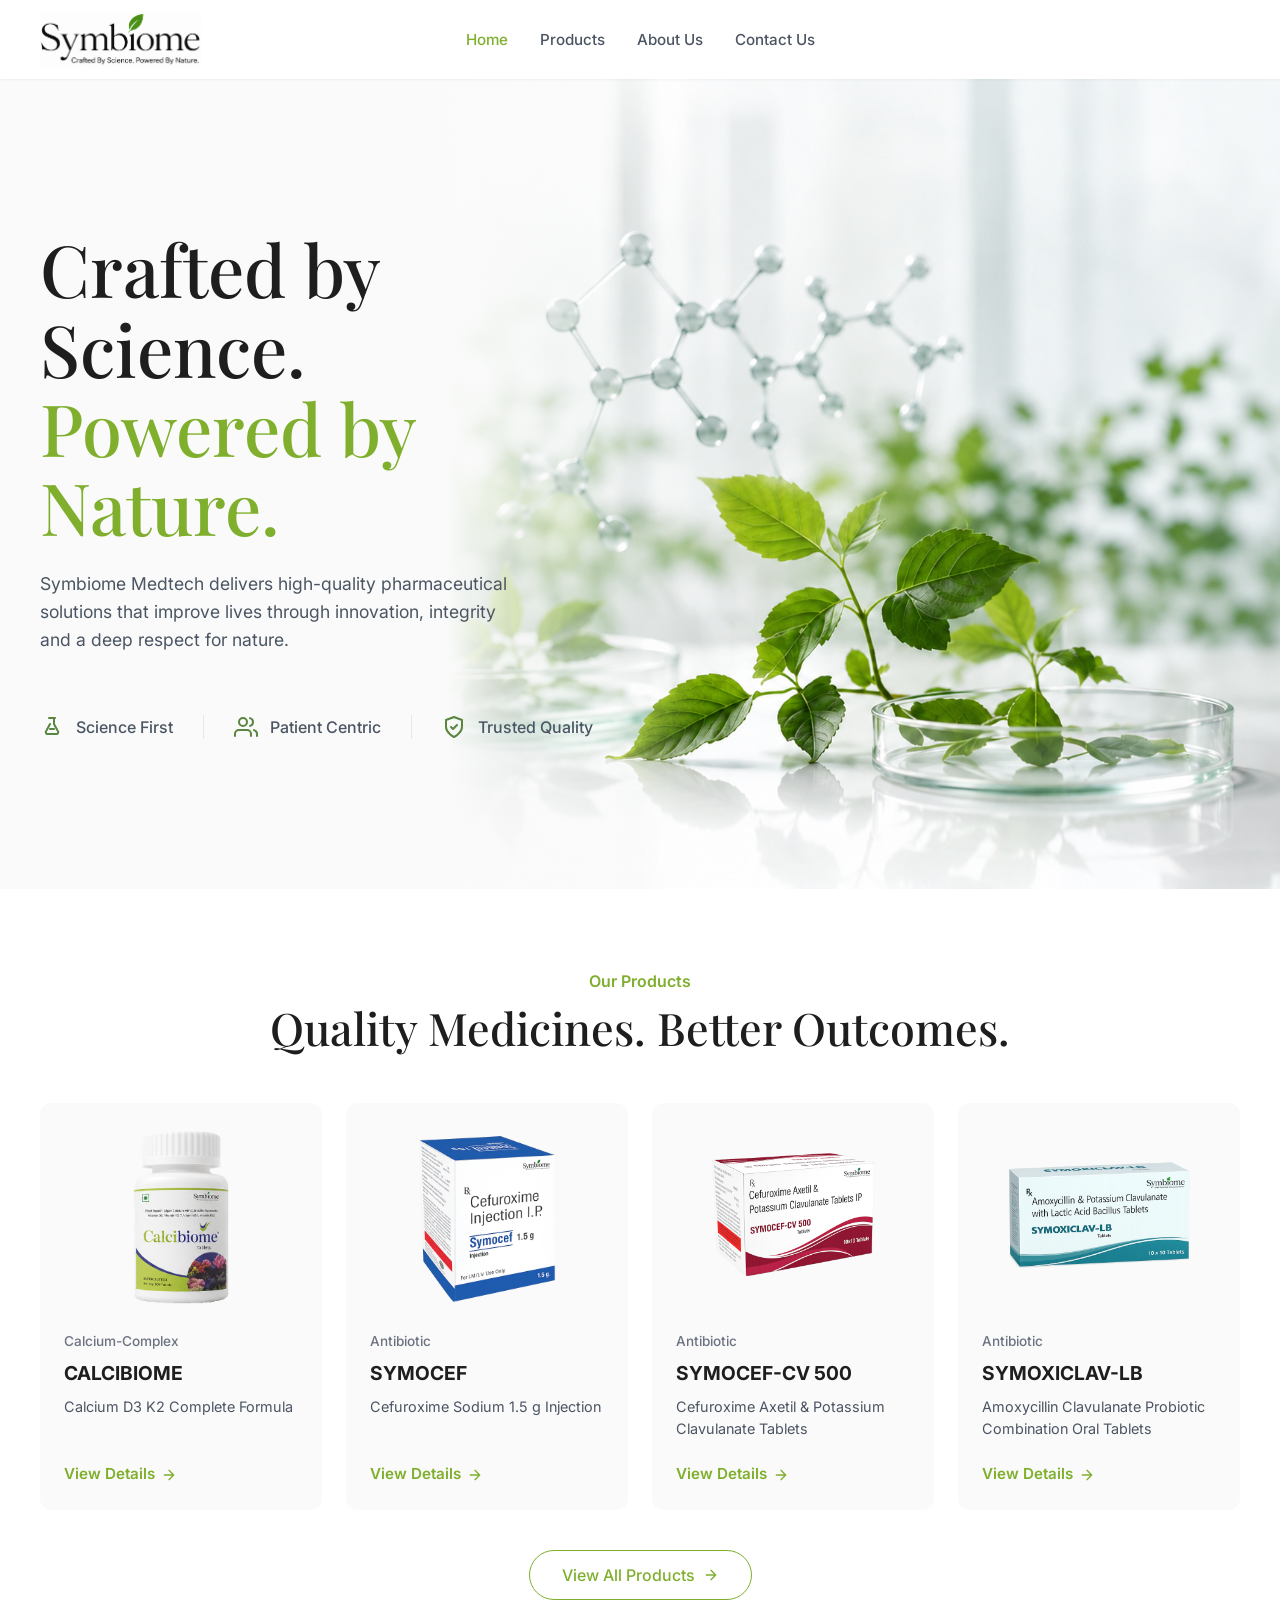
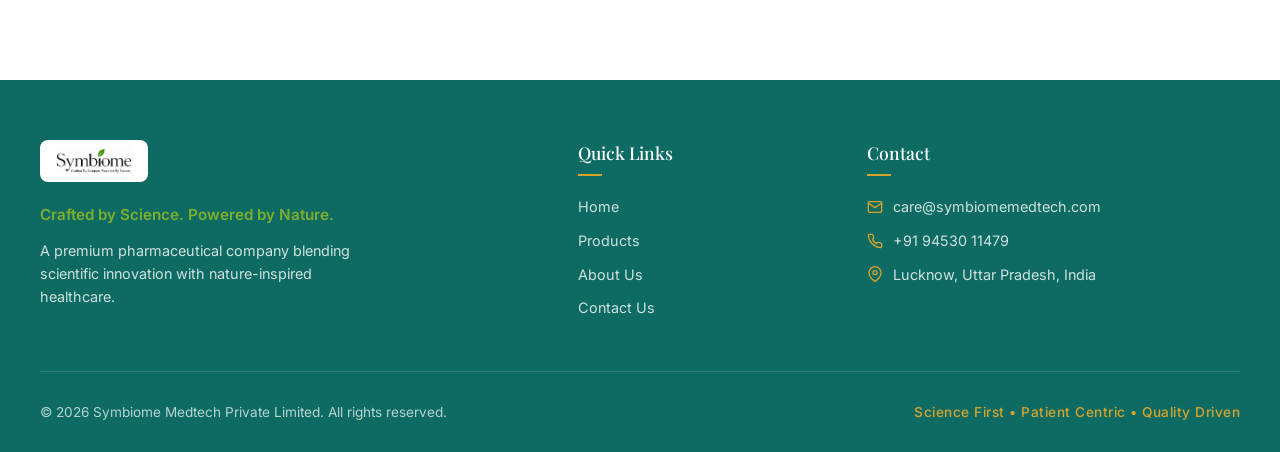
<file: index.html>
<!DOCTYPE html>
<html lang="en">

<head>
    <meta charset="UTF-8">
    <meta name="viewport" content="width=device-width, initial-scale=1.0">
    <title>Symbiome Medtech | Crafted by Science. Powered by Nature. | Pharmaceutical Solutions</title>
    <meta name="description" content="Symbiome Medtech delivers premium pharmaceutical and medtech solutions in India. Blending scientific innovation with nature to develop trusted antibiotics, calcium complexes, and fertility care kits.">
    <meta name="keywords" content="Symbiome Medtech, pharmaceutical company India, medtech solutions, fertility care kit, IUI kit, Endometrial PRP Kit, Calcibiome, Symocef, Symoxiclav-LB, Lucknow pharma, Mumbai pharma">
    <meta name="author" content="Symbiome Medtech Private Limited">
    <meta name="robots" content="index, follow, max-snippet:-1, max-image-preview:large, max-video-preview:-1">
    <link rel="canonical" href="https://symbiomemedtech.com/">
    <meta name="theme-color" content="#0E6B63">

    <!-- Favicon & Touch Icons -->
    <link rel="icon" type="image/png" href="images/logo.png">
    <link rel="apple-touch-icon" href="images/logo.png">

    <!-- Geo Tags for Local SEO -->
    <meta name="geo.region" content="IN-UP">
    <meta name="geo.placename" content="Lucknow, Uttar Pradesh, India">

    <!-- Open Graph (Facebook / LinkedIn) -->
    <meta property="og:locale" content="en_IN">
    <meta property="og:type" content="website">
    <meta property="og:title" content="Symbiome Medtech | Crafted by Science. Powered by Nature.">
    <meta property="og:description" content="Symbiome Medtech delivers high-quality pharmaceutical and medtech solutions in India. Innovative medicines and fertility care kits.">
    <meta property="og:url" content="https://symbiomemedtech.com/">
    <meta property="og:site_name" content="Symbiome Medtech">
    <meta property="og:image" content="https://symbiomemedtech.com/images/home-hero.png">
    <meta property="og:image:alt" content="Symbiome Medtech - Crafted by Science. Powered by Nature.">

    <!-- Twitter Cards -->
    <meta name="twitter:card" content="summary_large_image">
    <meta name="twitter:title" content="Symbiome Medtech | Crafted by Science. Powered by Nature.">
    <meta name="twitter:description" content="Delivering high-quality pharmaceutical and medtech solutions with scientific innovation and integrity.">
    <meta name="twitter:image" content="https://symbiomemedtech.com/images/home-hero.png">

    <!-- Fonts & Stylesheet -->
    <link rel="preconnect" href="https://fonts.googleapis.com">
    <link rel="preconnect" href="https://fonts.gstatic.com" crossorigin>
    <link
        href="https://fonts.googleapis.com/css2?family=Inter:wght@400;500;600&family=Playfair+Display:wght@400;500;600;700&display=swap"
        rel="stylesheet">
    <link rel="stylesheet" href="styles.css?v=3">

    <!-- Schema.org JSON-LD Structured Data for Google Rich Results -->
    <script type="application/ld+json">
    {
      "@context": "https://schema.org",
      "@graph": [
        {
          "@type": "MedicalOrganization",
          "@id": "https://symbiomemedtech.com/#organization",
          "name": "Symbiome Medtech Private Limited",
          "alternateName": "Symbiome Medtech",
          "url": "https://symbiomemedtech.com/",
          "logo": {
            "@type": "ImageObject",
            "url": "https://symbiomemedtech.com/images/logo.png"
          },
          "slogan": "Crafted by Science. Powered by Nature.",
          "description": "A premium pharmaceutical company blending scientific innovation with nature-inspired healthcare, producing antibiotics, analgesics, calcium formulas, and fertility care kits.",
          "email": "care@symbiomemedtech.com",
          "telephone": "+91-94530-11479",
          "taxID": "09ABPCS2878H1ZL",
          "address": [
            {
              "@type": "PostalAddress",
              "addressLocality": "Lucknow",
              "addressRegion": "Uttar Pradesh",
              "postalCode": "226012",
              "streetAddress": "A-57 (F.F) Annapurna Complex, Phase-2, Sector H, LDA Colony, Kanpur Road",
              "addressCountry": "IN"
            },
            {
              "@type": "PostalAddress",
              "addressLocality": "Mumbai",
              "addressRegion": "Maharashtra",
              "postalCode": "400101",
              "streetAddress": "Floor No. A/403, Gokul Galaxy, Thakur Complex, W.E. Highway, Kandivali (East)",
              "addressCountry": "IN"
            }
          ],
          "contactPoint": {
            "@type": "ContactPoint",
            "telephone": "+91-94530-11479",
            "contactType": "customer service",
            "email": "care@symbiomemedtech.com",
            "areaServed": "IN",
            "availableLanguage": ["en", "hi"]
          }
        },
        {
          "@type": "WebSite",
          "@id": "https://symbiomemedtech.com/#website",
          "url": "https://symbiomemedtech.com/",
          "name": "Symbiome Medtech",
          "publisher": {
            "@id": "https://symbiomemedtech.com/#organization"
          }
        }
      ]
    }
    </script>
</head>

<body>

    <!-- Header Navigation -->
    <header class="navbar">
        <div class="nav-container">
            <div class="logo">
                <a href="index.html">
                    <img src="images/logo.png" alt="Symbiome Logo" class="logo-img">
                </a>
            </div>

            <nav class="nav-links">
                <a href="index.html" class="active">Home</a>
                <a href="products.html">Products</a>
                <a href="about.html">About Us</a>
                <a href="contact.html">Contact Us</a>
            </nav>

            <button class="mobile-menu-btn" aria-label="Toggle navigation">
                <span class="bar"></span>
                <span class="bar"></span>
                <span class="bar"></span>
            </button>
        </div>
    </header>

    <!-- Hero Section -->
    <section class="hero-section">
        <!-- The background image could be absolute positioned or as a separate column.
             Based on the image, the background seems mostly a light subtle color or white, 
             and the microscope image is placed on the right. -->
        <div class="hero-bg-image">
            <img src="images/home-hero.png" alt="Microscope and plant on desk">
        </div>

        <div class="hero-container">
            <div class="hero-content">
                <h1 class="hero-title">
                    Crafted by Science.<br>
                    <span class="text-green">Powered by Nature.</span>
                </h1>

                <p class="hero-description">
                    Symbiome Medtech delivers high-quality pharmaceutical solutions that improve lives through
                    innovation, integrity and a deep respect for nature.
                </p>



                <div class="hero-features">
                    <div class="feature-item">
                        <div class="feature-icon">
                            <!-- Beaker Icon -->
                            <svg width="24" height="24" viewBox="0 0 24 24" fill="none" stroke="#58853f"
                                stroke-width="2" stroke-linecap="round" stroke-linejoin="round">
                                <path d="M9 3h6" />
                                <path d="M10 9l-3.5 6.5A2 2 0 0 0 8.24 19h7.53a2 2 0 0 0 1.74-3.5L14 9V3M10 14h4" />
                            </svg>
                        </div>
                        <span class="feature-text">Science First</span>
                    </div>

                    <div class="feature-divider"></div>

                    <div class="feature-item">
                        <div class="feature-icon">
                            <!-- People Icon -->
                            <svg width="24" height="24" viewBox="0 0 24 24" fill="none" stroke="#58853f"
                                stroke-width="2" stroke-linecap="round" stroke-linejoin="round">
                                <path d="M17 21v-2a4 4 0 0 0-4-4H5a4 4 0 0 0-4 4v2" />
                                <circle cx="9" cy="7" r="4" />
                                <path d="M23 21v-2a4 4 0 0 0-3-3.87" />
                                <path d="M16 3.13a4 4 0 0 1 0 7.75" />
                            </svg>
                        </div>
                        <span class="feature-text">Patient Centric</span>
                    </div>

                    <div class="feature-divider"></div>

                    <div class="feature-item">
                        <div class="feature-icon">
                            <!-- Shield Check Icon -->
                            <svg width="24" height="24" viewBox="0 0 24 24" fill="none" stroke="#58853f"
                                stroke-width="2" stroke-linecap="round" stroke-linejoin="round">
                                <path d="M12 22s8-4 8-10V5l-8-3-8 3v7c0 6 8 10 8 10z" />
                                <path d="M9 12l2 2 4-4" />
                            </svg>
                        </div>
                        <span class="feature-text">Trusted Quality</span>
                    </div>
                </div>
            </div>
        </div>
    </section>

    <!-- Products Section -->
    <section class="products-section">
        <div class="container">
            <div class="section-header text-center">
                <span class="subheading text-green">Our Products</span>
                <h2 class="heading">Quality Medicines. Better Outcomes.</h2>
            </div>

            <div class="products-grid">
                <!-- Product 1 -->
                <div class="product-card">
                    <div class="product-image">
                        <img src="images/calcibiome.png" alt="CALCIBIOME - Calcium D3 K2 Complete Formula Tablets" loading="lazy" decoding="async">
                    </div>
                    <div class="product-info">
                        <span class="product-category">Calcium-Complex</span>
                        <h3 class="product-title">CALCIBIOME</h3>
                        <p class="product-desc">Calcium D3 K2 Complete Formula</p>
                        <a href="products.html" class="view-details">View Details <svg width="16" height="16"
                                viewBox="0 0 24 24" fill="none" stroke="currentColor" stroke-width="2"
                                stroke-linecap="round" stroke-linejoin="round">
                                <path d="M5 12h14M12 5l7 7-7 7" />
                            </svg></a>
                    </div>
                </div>

                <!-- Product 2 -->
                <div class="product-card">
                    <div class="product-image">
                        <img src="images/symocef.png" alt="SYMOCEF - Cefuroxime Sodium 1.5 g Injection" loading="lazy" decoding="async">
                    </div>
                    <div class="product-info">
                        <span class="product-category">Antibiotic</span>
                        <h3 class="product-title">SYMOCEF</h3>
                        <p class="product-desc">Cefuroxime Sodium 1.5 g Injection</p>
                        <a href="products.html" class="view-details">View Details <svg width="16" height="16"
                                viewBox="0 0 24 24" fill="none" stroke="currentColor" stroke-width="2"
                                stroke-linecap="round" stroke-linejoin="round">
                                <path d="M5 12h14M12 5l7 7-7 7" />
                            </svg></a>
                    </div>
                </div>

                <!-- Product 3 -->
                <div class="product-card">
                    <div class="product-image">
                        <img src="images/symocef-cv.png" alt="SYMOCEF-CV 500 - Cefuroxime Axetil and Potassium Clavulanate Tablets" loading="lazy" decoding="async">
                    </div>
                    <div class="product-info">
                        <span class="product-category">Antibiotic</span>
                        <h3 class="product-title">SYMOCEF-CV 500</h3>
                        <p class="product-desc">Cefuroxime Axetil & Potassium Clavulanate Tablets</p>
                        <a href="products.html" class="view-details">View Details <svg width="16" height="16"
                                viewBox="0 0 24 24" fill="none" stroke="currentColor" stroke-width="2"
                                stroke-linecap="round" stroke-linejoin="round">
                                <path d="M5 12h14M12 5l7 7-7 7" />
                            </svg></a>
                    </div>
                </div>

                <!-- Product 4 -->
                <div class="product-card">
                    <div class="product-image">
                        <img src="images/symoxiclav-lb.png" alt="SYMOXICLAV-LB - Amoxycillin Clavulanate Probiotic Combination Tablets" loading="lazy" decoding="async">
                    </div>
                    <div class="product-info">
                        <span class="product-category">Antibiotic</span>
                        <h3 class="product-title">SYMOXICLAV-LB</h3>
                        <p class="product-desc">Amoxycillin Clavulanate Probiotic Combination Oral Tablets</p>
                        <a href="products.html" class="view-details">View Details <svg width="16" height="16"
                                viewBox="0 0 24 24" fill="none" stroke="currentColor" stroke-width="2"
                                stroke-linecap="round" stroke-linejoin="round">
                                <path d="M5 12h14M12 5l7 7-7 7" />
                            </svg></a>
                    </div>
                </div>
            </div>

            <div class="text-center mt-40">
                <a href="products.html" class="btn btn-outline">View All Products <svg width="16" height="16"
                        viewBox="0 0 24 24" fill="none" stroke="currentColor" stroke-width="2" stroke-linecap="round"
                        stroke-linejoin="round">
                        <path d="M5 12h14M12 5l7 7-7 7" />
                    </svg></a>
            </div>
        </div>
    </section>

    <!-- Footer Section -->
    <footer class="site-footer">
        <div class="container">
            <div class="footer-grid">
                <!-- Col 1: Brand Info -->
                <div class="footer-col footer-brand">
                    <img src="images/logo.png" alt="Symbiome Logo" class="footer-logo">
                    <p class="footer-tagline">Crafted by Science. Powered by Nature.</p>
                    <p class="footer-desc">A premium pharmaceutical company blending scientific innovation with
                        nature-inspired healthcare.</p>
                </div>

                <!-- Col 2: Navigation Links -->
                <div class="footer-col">
                    <h4 class="footer-heading">Quick Links</h4>
                    <ul class="footer-links">
                        <li><a href="index.html">Home</a></li>
                        <li><a href="products.html">Products</a></li>
                        <li><a href="about.html">About Us</a></li>
                        <li><a href="contact.html">Contact Us</a></li>
                    </ul>
                </div>

                <!-- Col 3: Contact -->
                <div class="footer-col">
                    <h4 class="footer-heading">Contact</h4>
                    <ul class="footer-contact">
                        <li>
                            <svg width="16" height="16" viewBox="0 0 24 24" fill="none" stroke="currentColor"
                                stroke-width="2" stroke-linecap="round" stroke-linejoin="round">
                                <path d="M4 4h16c1.1 0 2 .9 2 2v12c0 1.1-.9 2-2 2H4c-1.1 0-2-.9-2-2V6c0-1.1.9-2 2-2z">
                                </path>
                                <polyline points="22,6 12,13 2,6"></polyline>
                            </svg>
                            care@symbiomemedtech.com
                        </li>
                        <li>
                            <svg width="16" height="16" viewBox="0 0 24 24" fill="none" stroke="currentColor"
                                stroke-width="2" stroke-linecap="round" stroke-linejoin="round">
                                <path
                                    d="M22 16.92v3a2 2 0 0 1-2.18 2 19.79 19.79 0 0 1-8.63-3.07 19.5 19.5 0 0 1-6-6 19.79 19.79 0 0 1-3.07-8.67A2 2 0 0 1 4.11 2h3a2 2 0 0 1 2 1.72 12.84 12.84 0 0 0 .7 2.81 2 2 0 0 1-.45 2.11L8.09 9.91a16 16 0 0 0 6 6l1.27-1.27a2 2 0 0 1 2.11-.45 12.84 12.84 0 0 0 2.81.7A2 2 0 0 1 22 16.92z">
                                </path>
                            </svg>
                            +91 94530 11479
                        </li>
                        <li>
                            <svg width="16" height="16" viewBox="0 0 24 24" fill="none" stroke="currentColor"
                                stroke-width="2" stroke-linecap="round" stroke-linejoin="round">
                                <path d="M21 10c0 7-9 13-9 13s-9-6-9-13a9 9 0 0 1 18 0z"></path>
                                <circle cx="12" cy="10" r="3"></circle>
                            </svg>
                            Lucknow, Uttar Pradesh, India
                        </li>
                    </ul>
                </div>
            </div>

            <div class="footer-bottom">
                <p>&copy; 2026 Symbiome Medtech Private Limited. All rights reserved.</p>
                <p class="footer-gold-accent">Science First &bull; Patient Centric &bull; Quality Driven</p>
            </div>
        </div>
    </footer>

    <script>
        const mobileMenuBtn = document.querySelector('.mobile-menu-btn');
        const navLinks = document.querySelector('.nav-links');

        mobileMenuBtn.addEventListener('click', () => {
            navLinks.classList.toggle('active-menu');
            mobileMenuBtn.classList.toggle('open');
        });
    </script>
</body>

</html>
</file>
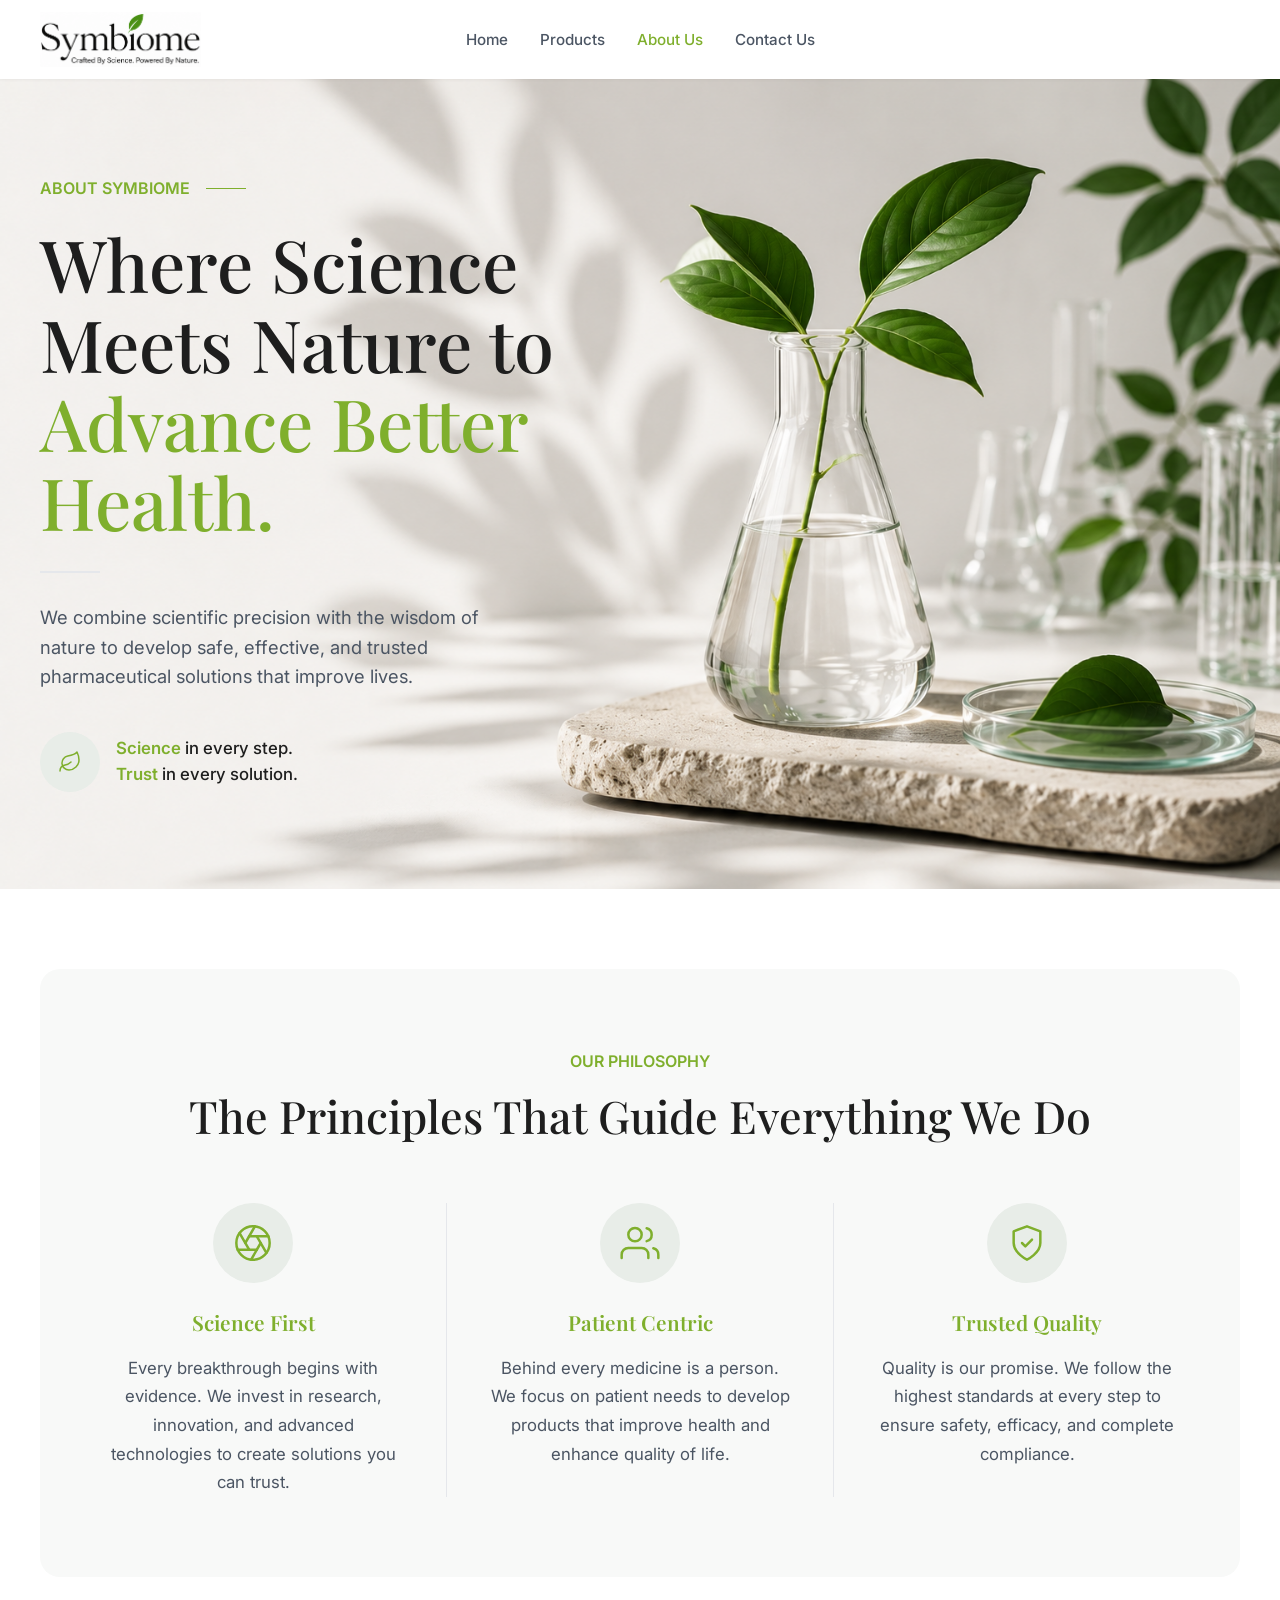
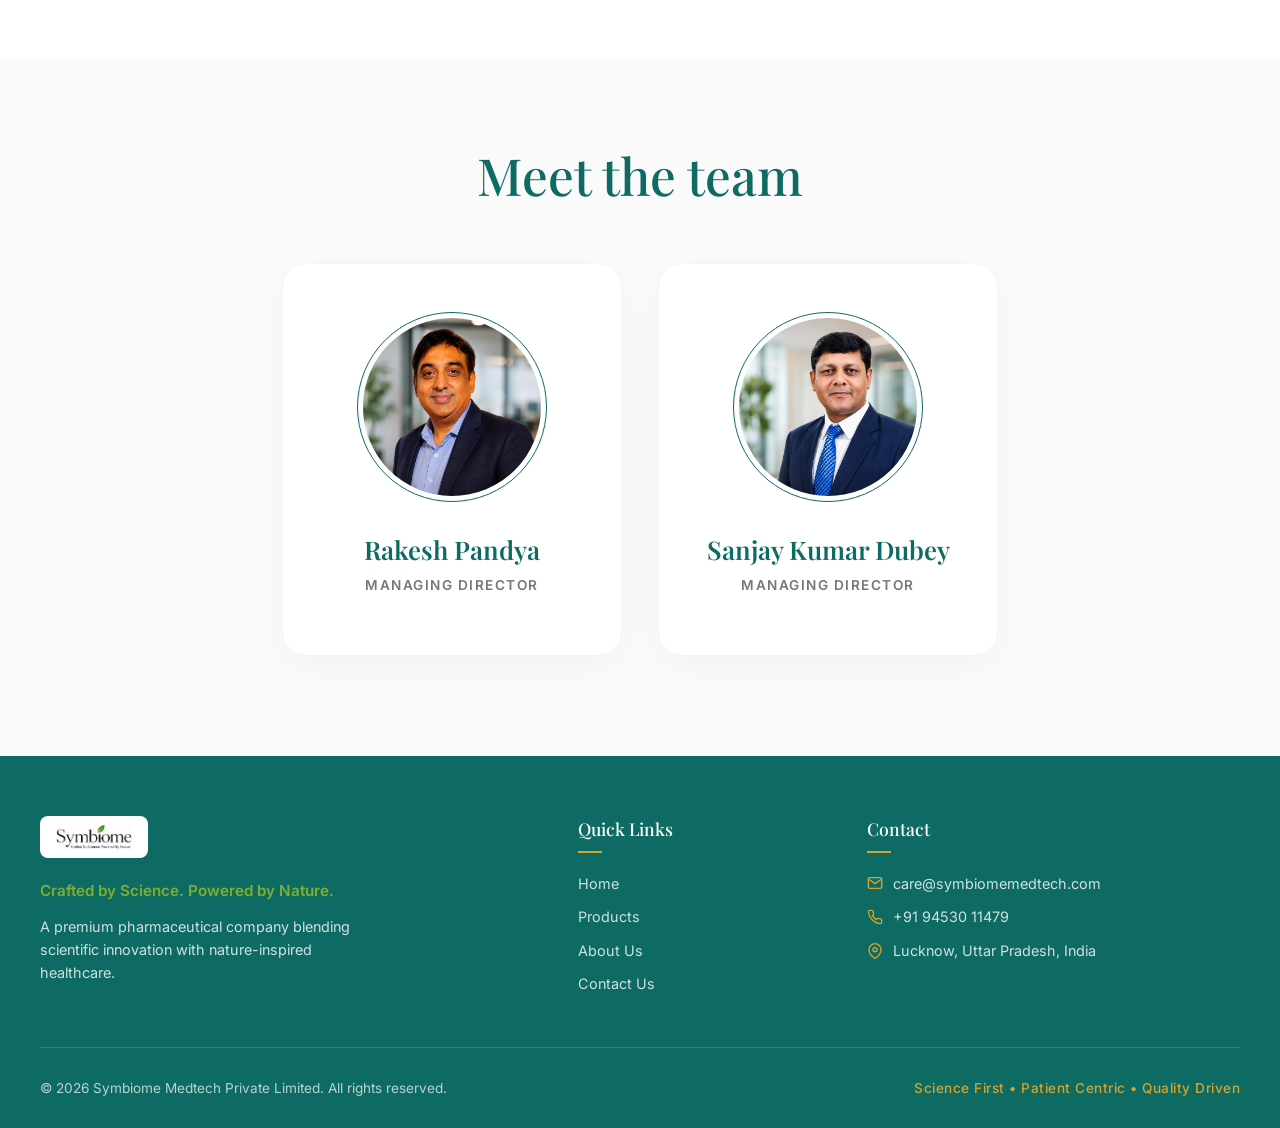
<file: about.html>
<!DOCTYPE html>
<html lang="en">

<head>
    <meta charset="UTF-8">
    <meta name="viewport" content="width=device-width, initial-scale=1.0">
    <title>About Us | Symbiome Medtech | Science-Driven Healthcare & Leadership</title>
    <meta name="description" content="Learn about Symbiome Medtech Private Limited: our science-first philosophy, leadership team led by Rakesh Pandya and Sanjay Kumar Dubey, and our commitment to high-standard pharmaceutical innovation.">
    <meta name="keywords" content="About Symbiome, Symbiome Medtech leadership, Rakesh Pandya, Sanjay Kumar Dubey, pharmaceutical company Lucknow, pharmaceutical company Mumbai, science first healthcare, patient centric medicines">
    <meta name="author" content="Symbiome Medtech Private Limited">
    <meta name="robots" content="index, follow, max-snippet:-1, max-image-preview:large, max-video-preview:-1">
    <link rel="canonical" href="https://symbiomemedtech.com/about.html">
    <meta name="theme-color" content="#0E6B63">

    <!-- Favicon & Touch Icons -->
    <link rel="icon" type="image/png" href="images/logo.png">
    <link rel="apple-touch-icon" href="images/logo.png">

    <!-- Open Graph (Facebook / LinkedIn) -->
    <meta property="og:locale" content="en_IN">
    <meta property="og:type" content="website">
    <meta property="og:title" content="About Us | Symbiome Medtech">
    <meta property="og:description" content="Where science meets nature to advance better health. Discover our mission, philosophy, and leadership.">
    <meta property="og:url" content="https://symbiomemedtech.com/about.html">
    <meta property="og:site_name" content="Symbiome Medtech">
    <meta property="og:image" content="https://symbiomemedtech.com/images/about-hero.png">
    <meta property="og:image:alt" content="About Symbiome Medtech">

    <!-- Twitter Cards -->
    <meta name="twitter:card" content="summary_large_image">
    <meta name="twitter:title" content="About Us | Symbiome Medtech">
    <meta name="twitter:description" content="Learn about our science-first philosophy, trusted quality standards, and executive leadership.">
    <meta name="twitter:image" content="https://symbiomemedtech.com/images/about-hero.png">

    <!-- Fonts & Stylesheet -->
    <link rel="preconnect" href="https://fonts.googleapis.com">
    <link rel="preconnect" href="https://fonts.gstatic.com" crossorigin>
    <link
        href="https://fonts.googleapis.com/css2?family=Inter:wght@400;500;600&family=Playfair+Display:wght@400;500;600;700&display=swap"
        rel="stylesheet">
    <link rel="stylesheet" href="styles.css?v=3">

    <!-- Schema.org JSON-LD Structured Data for AboutPage & Leadership -->
    <script type="application/ld+json">
    {
      "@context": "https://schema.org",
      "@graph": [
        {
          "@type": "BreadcrumbList",
          "itemListElement": [
            {
              "@type": "ListItem",
              "position": 1,
              "name": "Home",
              "item": "https://symbiomemedtech.com/"
            },
            {
              "@type": "ListItem",
              "position": 2,
              "name": "About Us",
              "item": "https://symbiomemedtech.com/about.html"
            }
          ]
        },
        {
          "@type": "AboutPage",
          "@id": "https://symbiomemedtech.com/about.html#about",
          "url": "https://symbiomemedtech.com/about.html",
          "name": "About Symbiome Medtech",
          "description": "Information about Symbiome Medtech Private Limited, our philosophy, and leadership.",
          "mainEntity": {
            "@type": "MedicalOrganization",
            "name": "Symbiome Medtech Private Limited",
            "url": "https://symbiomemedtech.com/",
            "founder": [
              {
                "@type": "Person",
                "name": "Rakesh Pandya",
                "jobTitle": "Managing Director",
                "worksFor": { "@type": "Organization", "name": "Symbiome Medtech Private Limited" }
              },
              {
                "@type": "Person",
                "name": "Sanjay Kumar Dubey",
                "jobTitle": "Managing Director",
                "worksFor": { "@type": "Organization", "name": "Symbiome Medtech Private Limited" }
              }
            ]
          }
        }
      ]
    }
    </script>
</head>

<body>

    <!-- Header Navigation -->
    <header class="navbar">
        <div class="nav-container">
            <div class="logo">
                <a href="index.html">
                    <img src="images/logo.png" alt="Symbiome Logo" class="logo-img">
                </a>
            </div>

            <nav class="nav-links">
                <a href="index.html">Home</a>
                <a href="products.html">Products</a>
                <a href="about.html" class="active">About Us</a>
                <a href="contact.html">Contact Us</a>
            </nav>

            <button class="mobile-menu-btn" aria-label="Toggle navigation">
                <span class="bar"></span>
                <span class="bar"></span>
                <span class="bar"></span>
            </button>
        </div>
    </header>

    <!-- About Hero Section -->
    <section class="about-hero">
        <div class="about-hero-bg">
            <img src="images/about-hero.png" alt="Symbiome Medtech - Where Science Meets Nature to Advance Better Health">
        </div>
        <div class="container relative z-10">
            <div class="about-hero-content">
                <div class="about-subheading-group">
                    <span class="subheading text-green uppercase fw-600">ABOUT SYMBIOME</span>
                    <div class="subheading-line"></div>
                </div>

                <h1 class="about-hero-title">
                    Where Science <br>
                    Meets Nature to <br>
                    <span class="text-green block">Advance Better Health.</span>
                </h1>

                <div class="title-divider mb-30"></div>

                <p class="about-hero-desc">
                    We combine scientific precision with the wisdom of<br>
                    nature to develop safe, effective, and trusted<br>
                    pharmaceutical solutions that improve lives.
                </p>

                <div class="about-hero-feature">
                    <div class="feature-icon-circle">
                        <svg width="24" height="24" viewBox="0 0 24 24" fill="none" stroke="currentColor"
                            stroke-width="1.5" stroke-linecap="round" stroke-linejoin="round">
                            <path d="M11 20A7 7 0 0 1 9.8 6.1C15.5 5 17 4.48 19 2c1 2 2 4.18 2 8 0 5.5-4.78 10-10 10Z">
                            </path>
                            <path d="M2 21c0-3 1.85-5.36 5.08-6C9.5 14.52 12 13 13 12"></path>
                        </svg>
                    </div>
                    <div class="feature-text">
                        <p><span class="text-green fw-600">Science</span> in every step.</p>
                        <p><span class="text-green fw-600">Trust</span> in every solution.</p>
                    </div>
                </div>
            </div>
        </div>
    </section>

    <!-- Philosophy Section -->
    <section class="philosophy-section">
        <div class="container">
            <div class="philosophy-box">
                <div class="section-header text-center philosophy-header">
                    <div class="subheading-group-center">
                        <div class="subheading-line-small"></div>
                        <span class="subheading text-green uppercase fw-600">OUR PHILOSOPHY</span>
                        <div class="subheading-line-small"></div>
                    </div>
                    <h2 class="heading serif-font">The Principles That Guide Everything We Do</h2>
                </div>

                <div class="philosophy-grid">
                    <!-- Feature 1 -->
                    <div class="philosophy-card">
                        <div class="philosophy-icon">
                            <svg width="40" height="40" viewBox="0 0 24 24" fill="none" stroke="currentColor"
                                stroke-width="1.5" stroke-linecap="round" stroke-linejoin="round">
                                <circle cx="12" cy="12" r="10"></circle>
                                <line x1="14.31" y1="8" x2="20.05" y2="17.94"></line>
                                <line x1="9.69" y1="8" x2="21.17" y2="8"></line>
                                <line x1="7.38" y1="12" x2="13.12" y2="2.06"></line>
                                <line x1="9.69" y1="16" x2="3.95" y2="6.06"></line>
                                <line x1="14.31" y1="16" x2="2.83" y2="16"></line>
                                <line x1="16.62" y1="12" x2="10.88" y2="21.94"></line>
                            </svg>
                        </div>
                        <h4 class="philosophy-card-title">Science First</h4>
                        <p class="philosophy-card-desc">Every breakthrough begins with evidence. We invest in research,
                            innovation, and advanced technologies to create solutions you can trust.</p>
                    </div>

                    <!-- Divider -->
                    <div class="philosophy-divider-vertical"></div>

                    <!-- Feature 2 -->
                    <div class="philosophy-card">
                        <div class="philosophy-icon">
                            <svg width="40" height="40" viewBox="0 0 24 24" fill="none" stroke="currentColor"
                                stroke-width="1.5" stroke-linecap="round" stroke-linejoin="round">
                                <path d="M17 21v-2a4 4 0 0 0-4-4H5a4 4 0 0 0-4 4v2"></path>
                                <circle cx="9" cy="7" r="4"></circle>
                                <path d="M23 21v-2a4 4 0 0 0-3-3.87"></path>
                                <path d="M16 3.13a4 4 0 0 1 0 7.75"></path>
                            </svg>
                        </div>
                        <h4 class="philosophy-card-title">Patient Centric</h4>
                        <p class="philosophy-card-desc">Behind every medicine is a person. We focus on patient needs to
                            develop products that improve health and enhance quality of life.</p>
                    </div>

                    <!-- Divider -->
                    <div class="philosophy-divider-vertical"></div>

                    <!-- Feature 3 -->
                    <div class="philosophy-card">
                        <div class="philosophy-icon">
                            <svg width="40" height="40" viewBox="0 0 24 24" fill="none" stroke="currentColor"
                                stroke-width="1.5" stroke-linecap="round" stroke-linejoin="round">
                                <path d="M12 22s8-4 8-10V5l-8-3-8 3v7c0 6 8 10 8 10z"></path>
                                <polyline points="9 12 11 14 15 10"></polyline>
                            </svg>
                        </div>
                        <h4 class="philosophy-card-title">Trusted Quality</h4>
                        <p class="philosophy-card-desc">Quality is our promise. We follow the highest standards at every
                            step to ensure safety, efficacy, and complete compliance.</p>
                    </div>
                </div>
            </div>
        </div>
    </section>

    <!-- Team Section -->
    <section class="team-section">
        <div class="container">
            <h2 class="team-heading">Meet the team</h2>
            <div class="team-grid">
                <!-- Team Member 1 -->
                <div class="team-card">
                    <div class="team-avatar-ring">
                        <img src="images/d1.png" alt="Rakesh Pandya - Managing Director, Symbiome Medtech Private Limited" class="team-avatar-img" loading="lazy" decoding="async">
                    </div>
                    <h3 class="team-name">Rakesh Pandya</h3>
                    <span class="team-designation">Managing Director</span>
                </div>

                <!-- Team Member 2 -->
                <div class="team-card">
                    <div class="team-avatar-ring">
                        <img src="images/d2.png" alt="Sanjay Kumar Dubey - Managing Director, Symbiome Medtech Private Limited" class="team-avatar-img" loading="lazy" decoding="async">
                    </div>
                    <h3 class="team-name">Sanjay Kumar Dubey</h3>
                    <span class="team-designation">Managing Director</span>
                </div>
            </div>
        </div>
    </section>

    <!-- Footer Section -->
    <footer class="site-footer">
        <div class="container">
            <div class="footer-grid">
                <!-- Col 1: Brand Info -->
                <div class="footer-col footer-brand">
                    <img src="images/logo.png" alt="Symbiome Logo" class="footer-logo">
                    <p class="footer-tagline">Crafted by Science. Powered by Nature.</p>
                    <p class="footer-desc">A premium pharmaceutical company blending scientific innovation with
                        nature-inspired healthcare.</p>
                </div>

                <!-- Col 2: Navigation Links -->
                <div class="footer-col">
                    <h4 class="footer-heading">Quick Links</h4>
                    <ul class="footer-links">
                        <li><a href="index.html">Home</a></li>
                        <li><a href="products.html">Products</a></li>
                        <li><a href="about.html">About Us</a></li>
                        <li><a href="contact.html">Contact Us</a></li>
                    </ul>
                </div>

                <!-- Col 3: Contact -->
                <div class="footer-col">
                    <h4 class="footer-heading">Contact</h4>
                    <ul class="footer-contact">
                        <li>
                            <svg width="16" height="16" viewBox="0 0 24 24" fill="none" stroke="currentColor"
                                stroke-width="2" stroke-linecap="round" stroke-linejoin="round">
                                <path d="M4 4h16c1.1 0 2 .9 2 2v12c0 1.1-.9 2-2 2H4c-1.1 0-2-.9-2-2V6c0-1.1.9-2 2-2z">
                                </path>
                                <polyline points="22,6 12,13 2,6"></polyline>
                            </svg>
                            care@symbiomemedtech.com
                        </li>
                        <li>
                            <svg width="16" height="16" viewBox="0 0 24 24" fill="none" stroke="currentColor"
                                stroke-width="2" stroke-linecap="round" stroke-linejoin="round">
                                <path
                                    d="M22 16.92v3a2 2 0 0 1-2.18 2 19.79 19.79 0 0 1-8.63-3.07 19.5 19.5 0 0 1-6-6 19.79 19.79 0 0 1-3.07-8.67A2 2 0 0 1 4.11 2h3a2 2 0 0 1 2 1.72 12.84 12.84 0 0 0 .7 2.81 2 2 0 0 1-.45 2.11L8.09 9.91a16 16 0 0 0 6 6l1.27-1.27a2 2 0 0 1 2.11-.45 12.84 12.84 0 0 0 2.81.7A2 2 0 0 1 22 16.92z">
                                </path>
                            </svg>
                            +91 94530 11479
                        </li>
                        <li>
                            <svg width="16" height="16" viewBox="0 0 24 24" fill="none" stroke="currentColor"
                                stroke-width="2" stroke-linecap="round" stroke-linejoin="round">
                                <path d="M21 10c0 7-9 13-9 13s-9-6-9-13a9 9 0 0 1 18 0z"></path>
                                <circle cx="12" cy="10" r="3"></circle>
                            </svg>
                            Lucknow, Uttar Pradesh, India
                        </li>
                    </ul>
                </div>
            </div>

            <div class="footer-bottom">
                <p>&copy; 2026 Symbiome Medtech Private Limited. All rights reserved.</p>
                <p class="footer-gold-accent">Science First &bull; Patient Centric &bull; Quality Driven</p>
            </div>
        </div>
    </footer>

    <script>
        const mobileMenuBtn = document.querySelector('.mobile-menu-btn');
        const navLinks = document.querySelector('.nav-links');

        mobileMenuBtn.addEventListener('click', () => {
            navLinks.classList.toggle('active-menu');
            mobileMenuBtn.classList.toggle('open');
        });
    </script>
</body>

</html>
</file>
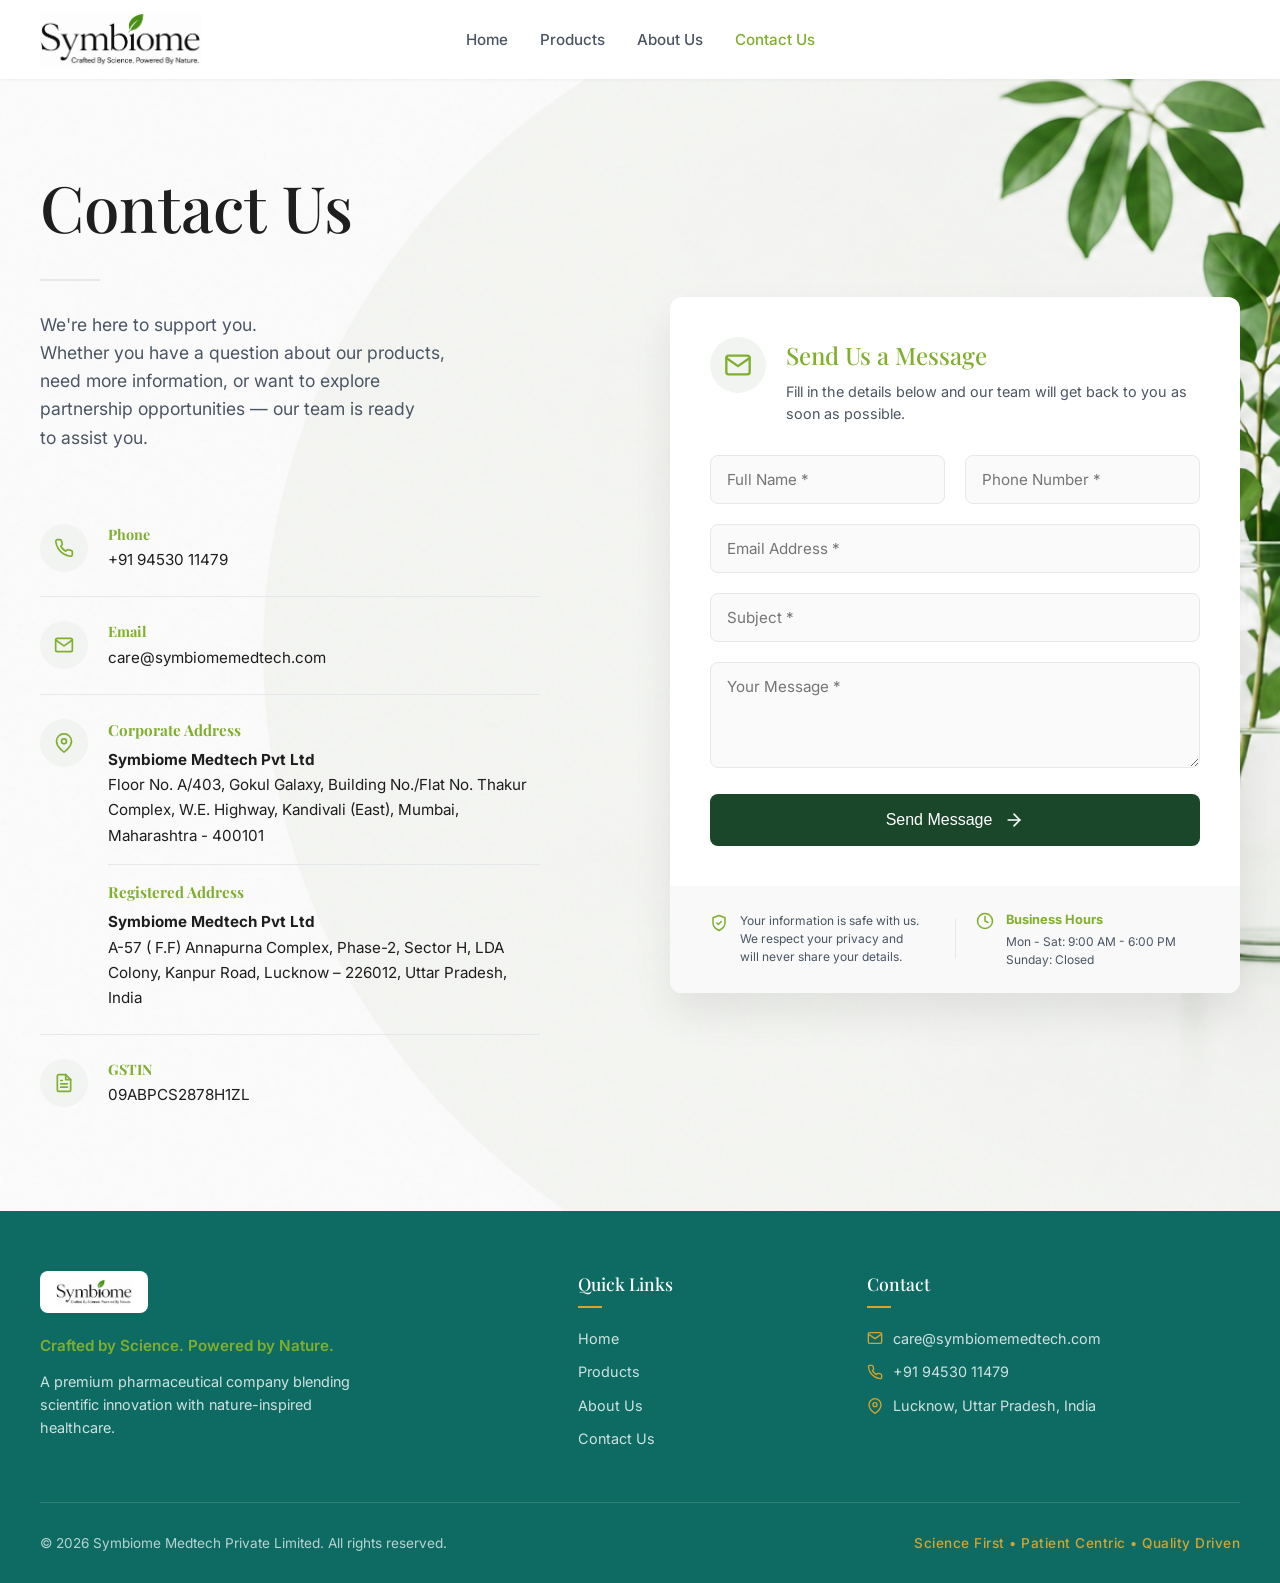
<file: contact.html>
<!DOCTYPE html>
<html lang="en">

<head>
    <meta charset="UTF-8">
    <meta name="viewport" content="width=device-width, initial-scale=1.0">
    <title>Contact Us | Symbiome Medtech | Mumbai & Lucknow Offices | Pharma Inquiries</title>
    <meta name="description" content="Get in touch with Symbiome Medtech Private Limited. Inquiries for pharmaceutical distribution, partnership opportunities, and customer care. Offices in Mumbai and Lucknow.">
    <meta name="keywords" content="Contact Symbiome Medtech, pharma distributor India, Symbiome Lucknow address, Symbiome Mumbai address, care@symbiomemedtech.com, pharmaceutical partnership, GSTIN 09ABPCS2878H1ZL">
    <meta name="author" content="Symbiome Medtech Private Limited">
    <meta name="robots" content="index, follow, max-snippet:-1, max-image-preview:large, max-video-preview:-1">
    <link rel="canonical" href="https://symbiomemedtech.com/contact.html">
    <meta name="theme-color" content="#0E6B63">

    <!-- Favicon & Touch Icons -->
    <link rel="icon" type="image/png" href="images/logo.png">
    <link rel="apple-touch-icon" href="images/logo.png">

    <!-- Open Graph (Facebook / LinkedIn) -->
    <meta property="og:locale" content="en_IN">
    <meta property="og:type" content="website">
    <meta property="og:title" content="Contact Us | Symbiome Medtech">
    <meta property="og:description" content="Reach our offices in Mumbai and Lucknow for pharmaceutical inquiries, distribution, and support.">
    <meta property="og:url" content="https://symbiomemedtech.com/contact.html">
    <meta property="og:site_name" content="Symbiome Medtech">
    <meta property="og:image" content="https://symbiomemedtech.com/images/contact-us.png">
    <meta property="og:image:alt" content="Contact Symbiome Medtech">

    <!-- Twitter Cards -->
    <meta name="twitter:card" content="summary_large_image">
    <meta name="twitter:title" content="Contact Us | Symbiome Medtech">
    <meta name="twitter:description" content="Connect with Symbiome Medtech. Our offices in Mumbai and Lucknow are ready to assist you.">
    <meta name="twitter:image" content="https://symbiomemedtech.com/images/contact-us.png">

    <!-- Fonts & Stylesheet -->
    <link rel="preconnect" href="https://fonts.googleapis.com">
    <link rel="preconnect" href="https://fonts.gstatic.com" crossorigin>
    <link
        href="https://fonts.googleapis.com/css2?family=Inter:wght@400;500;600&family=Playfair+Display:wght@400;500;600;700&display=swap"
        rel="stylesheet">
    <link rel="stylesheet" href="styles.css?v=3">

    <!-- Schema.org JSON-LD Structured Data for ContactPage & LocalBusiness -->
    <script type="application/ld+json">
    {
      "@context": "https://schema.org",
      "@graph": [
        {
          "@type": "BreadcrumbList",
          "itemListElement": [
            {
              "@type": "ListItem",
              "position": 1,
              "name": "Home",
              "item": "https://symbiomemedtech.com/"
            },
            {
              "@type": "ListItem",
              "position": 2,
              "name": "Contact Us",
              "item": "https://symbiomemedtech.com/contact.html"
            }
          ]
        },
        {
          "@type": "ContactPage",
          "@id": "https://symbiomemedtech.com/contact.html#contact",
          "url": "https://symbiomemedtech.com/contact.html",
          "name": "Contact Symbiome Medtech",
          "description": "Contact details and inquiry form for Symbiome Medtech Private Limited.",
          "mainEntity": {
            "@type": "MedicalOrganization",
            "name": "Symbiome Medtech Private Limited",
            "telephone": "+91-94530-11479",
            "email": "care@symbiomemedtech.com",
            "taxID": "09ABPCS2878H1ZL",
            "openingHours": "Mo-Sa 09:00-18:00",
            "address": [
              {
                "@type": "PostalAddress",
                "name": "Registered Office",
                "addressLocality": "Lucknow",
                "addressRegion": "Uttar Pradesh",
                "postalCode": "226012",
                "streetAddress": "A-57 (F.F) Annapurna Complex, Phase-2, Sector H, LDA Colony, Kanpur Road",
                "addressCountry": "IN"
              },
              {
                "@type": "PostalAddress",
                "name": "Corporate Office",
                "addressLocality": "Mumbai",
                "addressRegion": "Maharashtra",
                "postalCode": "400101",
                "streetAddress": "Floor No. A/403, Gokul Galaxy, Building No./Flat No. Thakur Complex, W.E. Highway, Kandivali (East)",
                "addressCountry": "IN"
              }
            ]
          }
        }
      ]
    }
    </script>
</head>

<body>

    <!-- Header Navigation -->
    <header class="navbar">
        <div class="nav-container">
            <div class="logo">
                <a href="index.html">
                    <img src="images/logo.png" alt="Symbiome Logo" class="logo-img">
                </a>
            </div>

            <nav class="nav-links">
                <a href="index.html">Home</a>
                <a href="products.html">Products</a>
                <a href="about.html">About Us</a>
                <a href="contact.html" class="active">Contact Us</a>
            </nav>

            <button class="mobile-menu-btn" aria-label="Toggle navigation">
                <span class="bar"></span>
                <span class="bar"></span>
                <span class="bar"></span>
            </button>
        </div>
    </header>
    <!-- Contact Section -->
    <section class="contact-section">
        <div class="contact-bg-image">
            <img src="images/contact-us.png" alt="Symbiome Medtech Customer Care and Partnership Support" loading="lazy" decoding="async">
        </div>
        <div class="container relative z-10">
            <div class="contact-grid">
                <!-- Left Content -->
                <div class="contact-left">
                    <h1 class="contact-title">Contact Us</h1>
                    <div class="title-divider mb-30"></div>
                    <p class="contact-desc">
                        We're here to support you.<br>
                        Whether you have a question about our products,<br>
                        need more information, or want to explore<br>
                        partnership opportunities &mdash; our team is ready<br>
                        to assist you.
                    </p>

                    <div class="contact-info-list">
                        <!-- Phone -->
                        <div class="contact-info-item">
                            <div class="info-icon">
                                <svg width="20" height="20" viewBox="0 0 24 24" fill="none" stroke="currentColor"
                                    stroke-width="2" stroke-linecap="round" stroke-linejoin="round">
                                    <path
                                        d="M22 16.92v3a2 2 0 0 1-2.18 2 19.79 19.79 0 0 1-8.63-3.07 19.5 19.5 0 0 1-6-6 19.79 19.79 0 0 1-3.07-8.67A2 2 0 0 1 4.11 2h3a2 2 0 0 1 2 1.72 12.84 12.84 0 0 0 .7 2.81 2 2 0 0 1-.45 2.11L8.09 9.91a16 16 0 0 0 6 6l1.27-1.27a2 2 0 0 1 2.11-.45 12.84 12.84 0 0 0 2.81.7A2 2 0 0 1 22 16.92z">
                                    </path>
                                </svg>
                            </div>
                            <div class="info-text">
                                <h5>Phone</h5>
                                <p>+91 94530 11479</p>
                            </div>
                        </div>

                        <!-- Email -->
                        <div class="contact-info-item">
                            <div class="info-icon">
                                <svg width="20" height="20" viewBox="0 0 24 24" fill="none" stroke="currentColor"
                                    stroke-width="2" stroke-linecap="round" stroke-linejoin="round">
                                    <path
                                        d="M4 4h16c1.1 0 2 .9 2 2v12c0 1.1-.9 2-2 2H4c-1.1 0-2-.9-2-2V6c0-1.1.9-2 2-2z">
                                    </path>
                                    <polyline points="22,6 12,13 2,6"></polyline>
                                </svg>
                            </div>
                            <div class="info-text">
                                <h5>Email</h5>
                                <p>care@symbiomemedtech.com</p>
                            </div>
                        </div>

                        <!-- Address -->
                        <div class="contact-info-item">
                            <div class="info-icon">
                                <svg width="20" height="20" viewBox="0 0 24 24" fill="none" stroke="currentColor"
                                    stroke-width="2" stroke-linecap="round" stroke-linejoin="round">
                                    <path d="M21 10c0 7-9 13-9 13s-9-6-9-13a9 9 0 0 1 18 0z"></path>
                                    <circle cx="12" cy="10" r="3"></circle>
                                </svg>
                            </div>
                            <div class="info-address-group">
                                <div class="address-subblock">
                                    <h5>Corporate Address</h5>
                                    <p><strong>Symbiome Medtech Pvt Ltd</strong><br>
                                        Floor No. A/403, Gokul Galaxy, Building No./Flat No. Thakur Complex, W.E.
                                        Highway, Kandivali (East), Mumbai, Maharashtra - 400101</p>
                                </div>
                                <div class="address-divider-line"></div>
                                <div class="address-subblock">
                                    <h5>Registered Address</h5>
                                    <p><strong>Symbiome Medtech Pvt Ltd</strong><br>
                                        A-57 ( F.F) Annapurna Complex, Phase-2, Sector H, LDA Colony,
                                        Kanpur Road, Lucknow – 226012, Uttar Pradesh, India</p>
                                </div>
                            </div>
                        </div>

                        <!-- GSTIN -->
                        <div class="contact-info-item">
                            <div class="info-icon">
                                <svg width="20" height="20" viewBox="0 0 24 24" fill="none" stroke="currentColor"
                                    stroke-width="2" stroke-linecap="round" stroke-linejoin="round">
                                    <path d="M14 2H6a2 2 0 0 0-2 2v16a2 2 0 0 0 2 2h12a2 2 0 0 0 2-2V8z"></path>
                                    <polyline points="14 2 14 8 20 8"></polyline>
                                    <line x1="16" y1="13" x2="8" y2="13"></line>
                                    <line x1="16" y1="17" x2="8" y2="17"></line>
                                    <polyline points="10 9 9 9 8 9"></polyline>
                                </svg>
                            </div>
                            <div class="info-text">
                                <h5>GSTIN</h5>
                                <p>09ABPCS2878H1ZL</p>
                            </div>
                        </div>
                    </div>
                </div>

                <!-- Right Content (Form Card) -->
                <div class="contact-right">
                    <div class="contact-form-card">
                        <div class="form-header">
                            <div class="form-icon">
                                <svg width="28" height="28" viewBox="0 0 24 24" fill="none" stroke="currentColor"
                                    stroke-width="2" stroke-linecap="round" stroke-linejoin="round">
                                    <path
                                        d="M4 4h16c1.1 0 2 .9 2 2v12c0 1.1-.9 2-2 2H4c-1.1 0-2-.9-2-2V6c0-1.1.9-2 2-2z">
                                    </path>
                                    <polyline points="22,6 12,13 2,6"></polyline>
                                </svg>
                            </div>
                            <div class="form-title">
                                <h3>Send Us a Message</h3>
                                <p>Fill in the details below and our team will get back to you as soon as possible.</p>
                            </div>
                        </div>

                        <form action="https://api.web3forms.com/submit" method="POST" class="contact-form">
                            <!-- Replace with your actual Web3Forms Access Key -->
                            <input type="hidden" name="access_key" value="ee03e535-0116-4e16-82be-37ad732de3b9">

                            <div class="form-row">
                                <div class="form-group">
                                    <input type="text" name="name" placeholder="Full Name *" required>
                                </div>
                                <div class="form-group">
                                    <input type="tel" name="phone" placeholder="Phone Number *" required>
                                </div>
                            </div>
                            <div class="form-group">
                                <input type="email" name="email" placeholder="Email Address *" required>
                            </div>
                            <div class="form-group">
                                <input type="text" name="subject" placeholder="Subject *" required>
                            </div>
                            <div class="form-group">
                                <textarea name="message" placeholder="Your Message *" rows="4" required></textarea>
                            </div>
                            <button type="submit" class="submit-btn">
                                Send Message
                                <svg width="20" height="20" viewBox="0 0 24 24" fill="none" stroke="currentColor"
                                    stroke-width="2" stroke-linecap="round" stroke-linejoin="round">
                                    <line x1="5" y1="12" x2="19" y2="12"></line>
                                    <polyline points="12 5 19 12 12 19"></polyline>
                                </svg>
                            </button>
                        </form>

                        <div class="form-footer">
                            <div class="footer-item">
                                <svg width="18" height="18" viewBox="0 0 24 24" fill="none" stroke="currentColor"
                                    stroke-width="2" stroke-linecap="round" stroke-linejoin="round">
                                    <path d="M12 22s8-4 8-10V5l-8-3-8 3v7c0 6 8 10 8 10z"></path>
                                    <path d="M9 12l2 2 4-4"></path>
                                </svg>
                                <p>Your information is safe with us.<br>We respect your privacy and<br>will never share
                                    your details.</p>
                            </div>
                            <div class="footer-divider"></div>
                            <div class="footer-item">
                                <svg width="18" height="18" viewBox="0 0 24 24" fill="none" stroke="currentColor"
                                    stroke-width="2" stroke-linecap="round" stroke-linejoin="round">
                                    <circle cx="12" cy="12" r="10"></circle>
                                    <polyline points="12 6 12 12 16 14"></polyline>
                                </svg>
                                <div class="footer-hours">
                                    <strong>Business Hours</strong>
                                    <p>Mon - Sat: 9:00 AM - 6:00 PM<br>Sunday: Closed</p>
                                </div>
                            </div>
                        </div>
                    </div>
                </div>
            </div>
        </div>
    </section>

    <!-- Footer Section -->
    <footer class="site-footer">
        <div class="container">
            <div class="footer-grid">
                <!-- Col 1: Brand Info -->
                <div class="footer-col footer-brand">
                    <img src="images/logo.png" alt="Symbiome Logo" class="footer-logo">
                    <p class="footer-tagline">Crafted by Science. Powered by Nature.</p>
                    <p class="footer-desc">A premium pharmaceutical company blending scientific innovation with
                        nature-inspired healthcare.</p>
                </div>

                <!-- Col 2: Navigation Links -->
                <div class="footer-col">
                    <h4 class="footer-heading">Quick Links</h4>
                    <ul class="footer-links">
                        <li><a href="index.html">Home</a></li>
                        <li><a href="products.html">Products</a></li>
                        <li><a href="about.html">About Us</a></li>
                        <li><a href="contact.html">Contact Us</a></li>
                    </ul>
                </div>

                <!-- Col 3: Contact -->
                <div class="footer-col">
                    <h4 class="footer-heading">Contact</h4>
                    <ul class="footer-contact">
                        <li>
                            <svg width="16" height="16" viewBox="0 0 24 24" fill="none" stroke="currentColor"
                                stroke-width="2" stroke-linecap="round" stroke-linejoin="round">
                                <path d="M4 4h16c1.1 0 2 .9 2 2v12c0 1.1-.9 2-2 2H4c-1.1 0-2-.9-2-2V6c0-1.1.9-2 2-2z">
                                </path>
                                <polyline points="22,6 12,13 2,6"></polyline>
                            </svg>
                            care@symbiomemedtech.com
                        </li>
                        <li>
                            <svg width="16" height="16" viewBox="0 0 24 24" fill="none" stroke="currentColor"
                                stroke-width="2" stroke-linecap="round" stroke-linejoin="round">
                                <path
                                    d="M22 16.92v3a2 2 0 0 1-2.18 2 19.79 19.79 0 0 1-8.63-3.07 19.5 19.5 0 0 1-6-6 19.79 19.79 0 0 1-3.07-8.67A2 2 0 0 1 4.11 2h3a2 2 0 0 1 2 1.72 12.84 12.84 0 0 0 .7 2.81 2 2 0 0 1-.45 2.11L8.09 9.91a16 16 0 0 0 6 6l1.27-1.27a2 2 0 0 1 2.11-.45 12.84 12.84 0 0 0 2.81.7A2 2 0 0 1 22 16.92z">
                                </path>
                            </svg>
                            +91 94530 11479
                        </li>
                        <li>
                            <svg width="16" height="16" viewBox="0 0 24 24" fill="none" stroke="currentColor"
                                stroke-width="2" stroke-linecap="round" stroke-linejoin="round">
                                <path d="M21 10c0 7-9 13-9 13s-9-6-9-13a9 9 0 0 1 18 0z"></path>
                                <circle cx="12" cy="10" r="3"></circle>
                            </svg>
                            Lucknow, Uttar Pradesh, India
                        </li>
                    </ul>
                </div>
            </div>

            <div class="footer-bottom">
                <p>&copy; 2026 Symbiome Medtech Private Limited. All rights reserved.</p>
                <p class="footer-gold-accent">Science First &bull; Patient Centric &bull; Quality Driven</p>
            </div>
        </div>
    </footer>

    <script>
        const mobileMenuBtn = document.querySelector('.mobile-menu-btn');
        const navLinks = document.querySelector('.nav-links');

        mobileMenuBtn.addEventListener('click', () => {
            navLinks.classList.toggle('active-menu');
            mobileMenuBtn.classList.toggle('open');
        });
    </script>
</body>

</html>
</file>
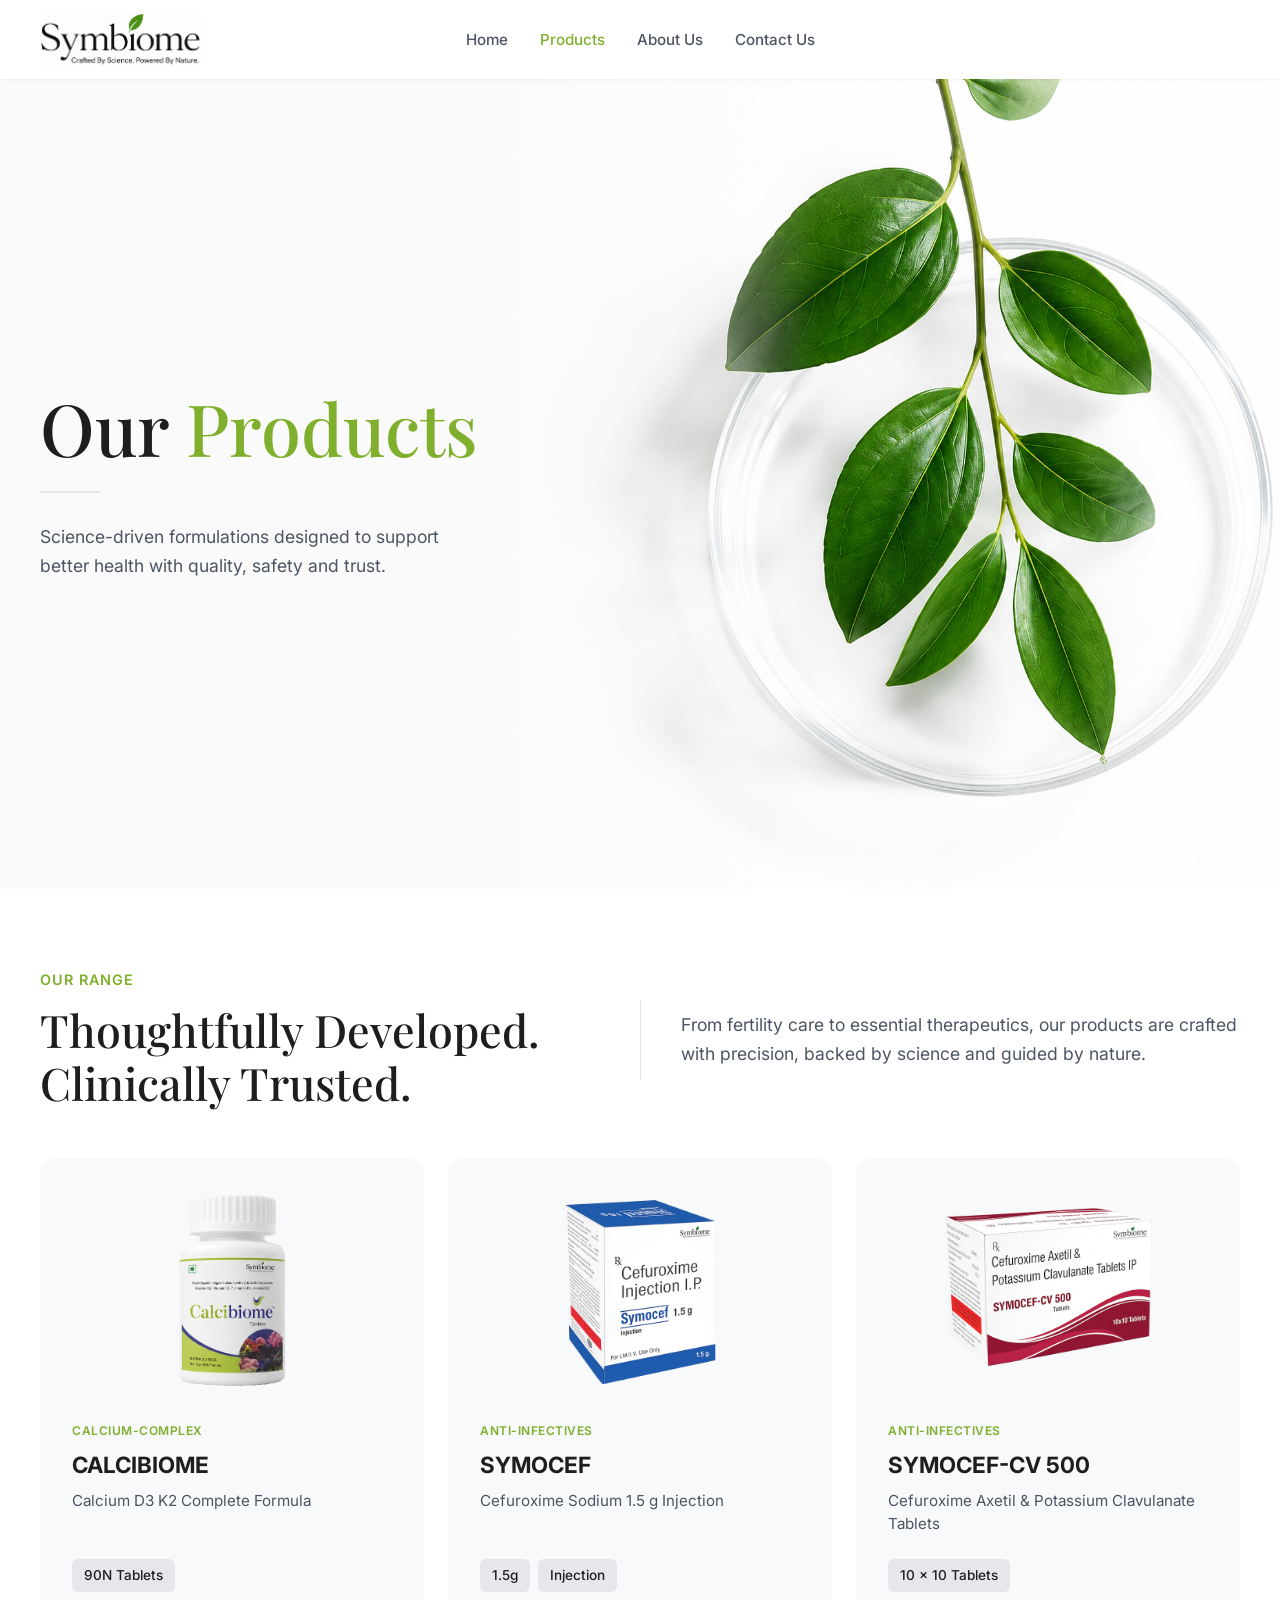
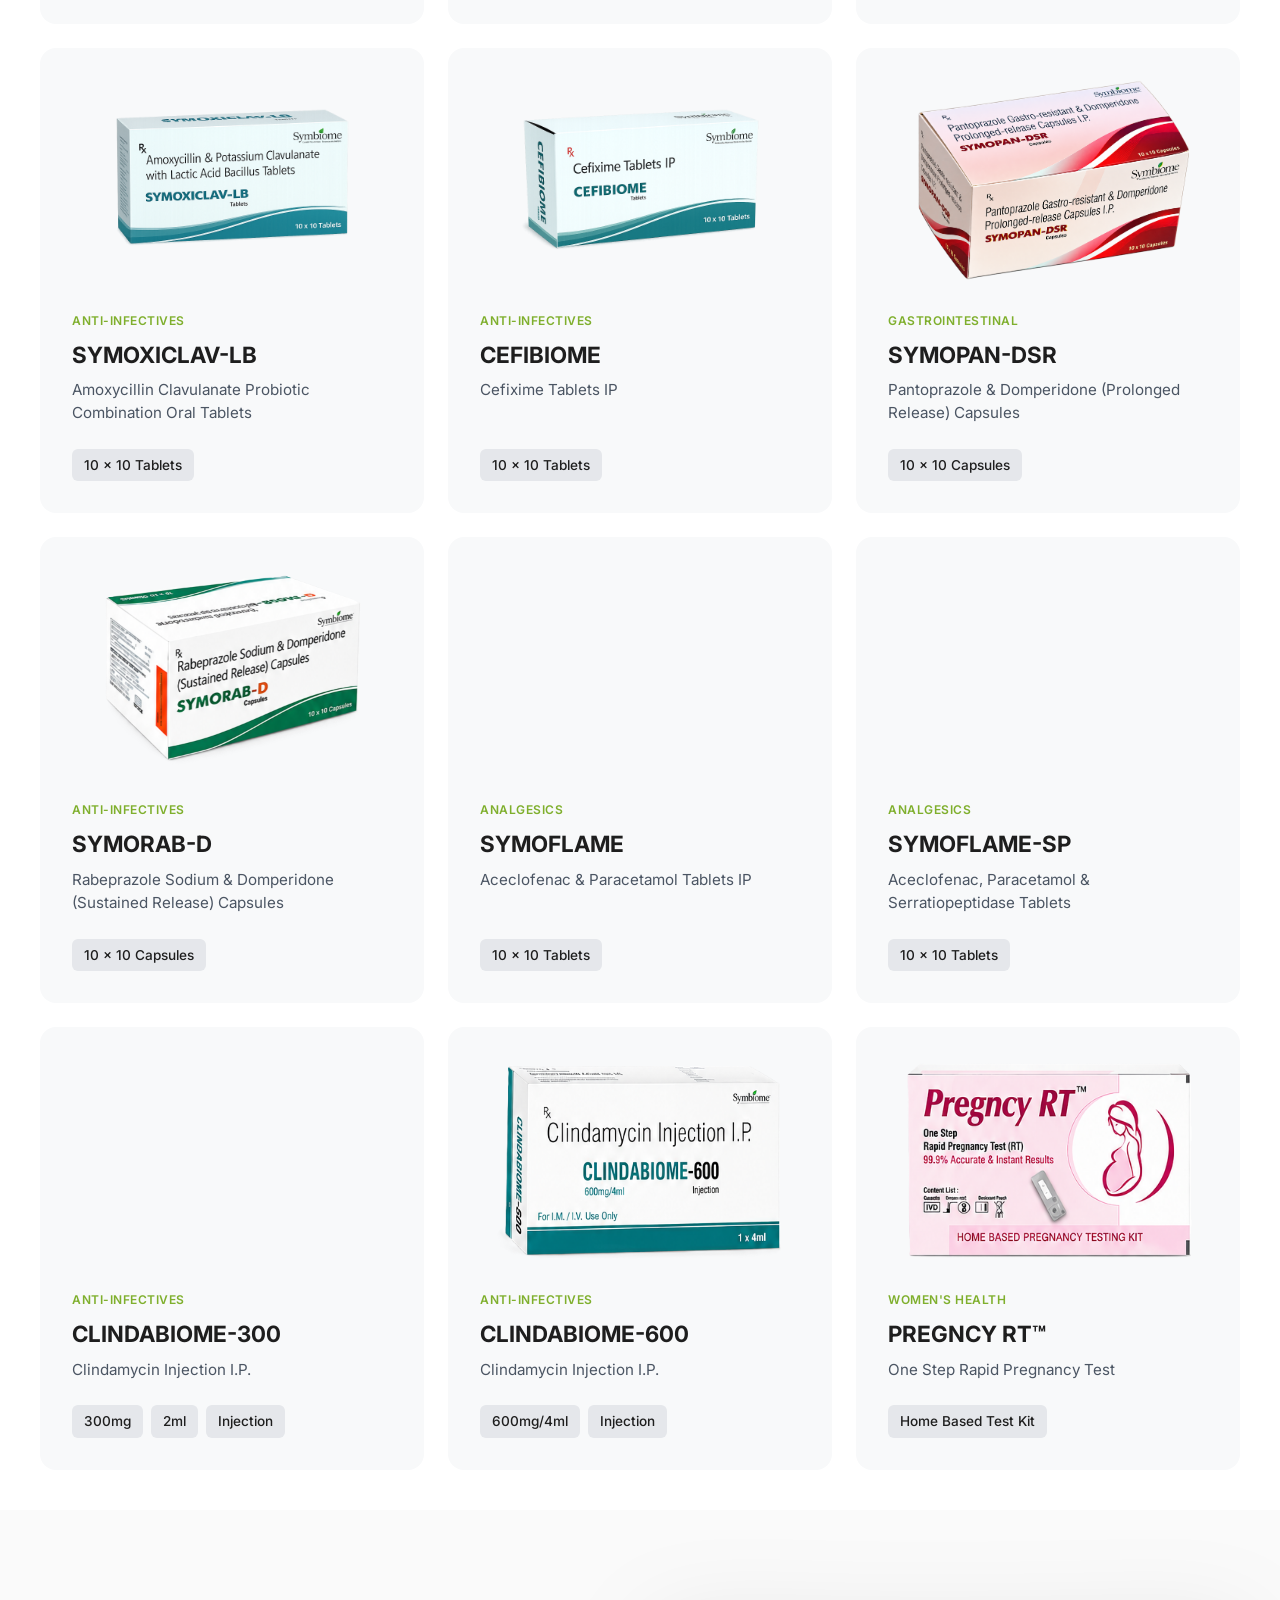
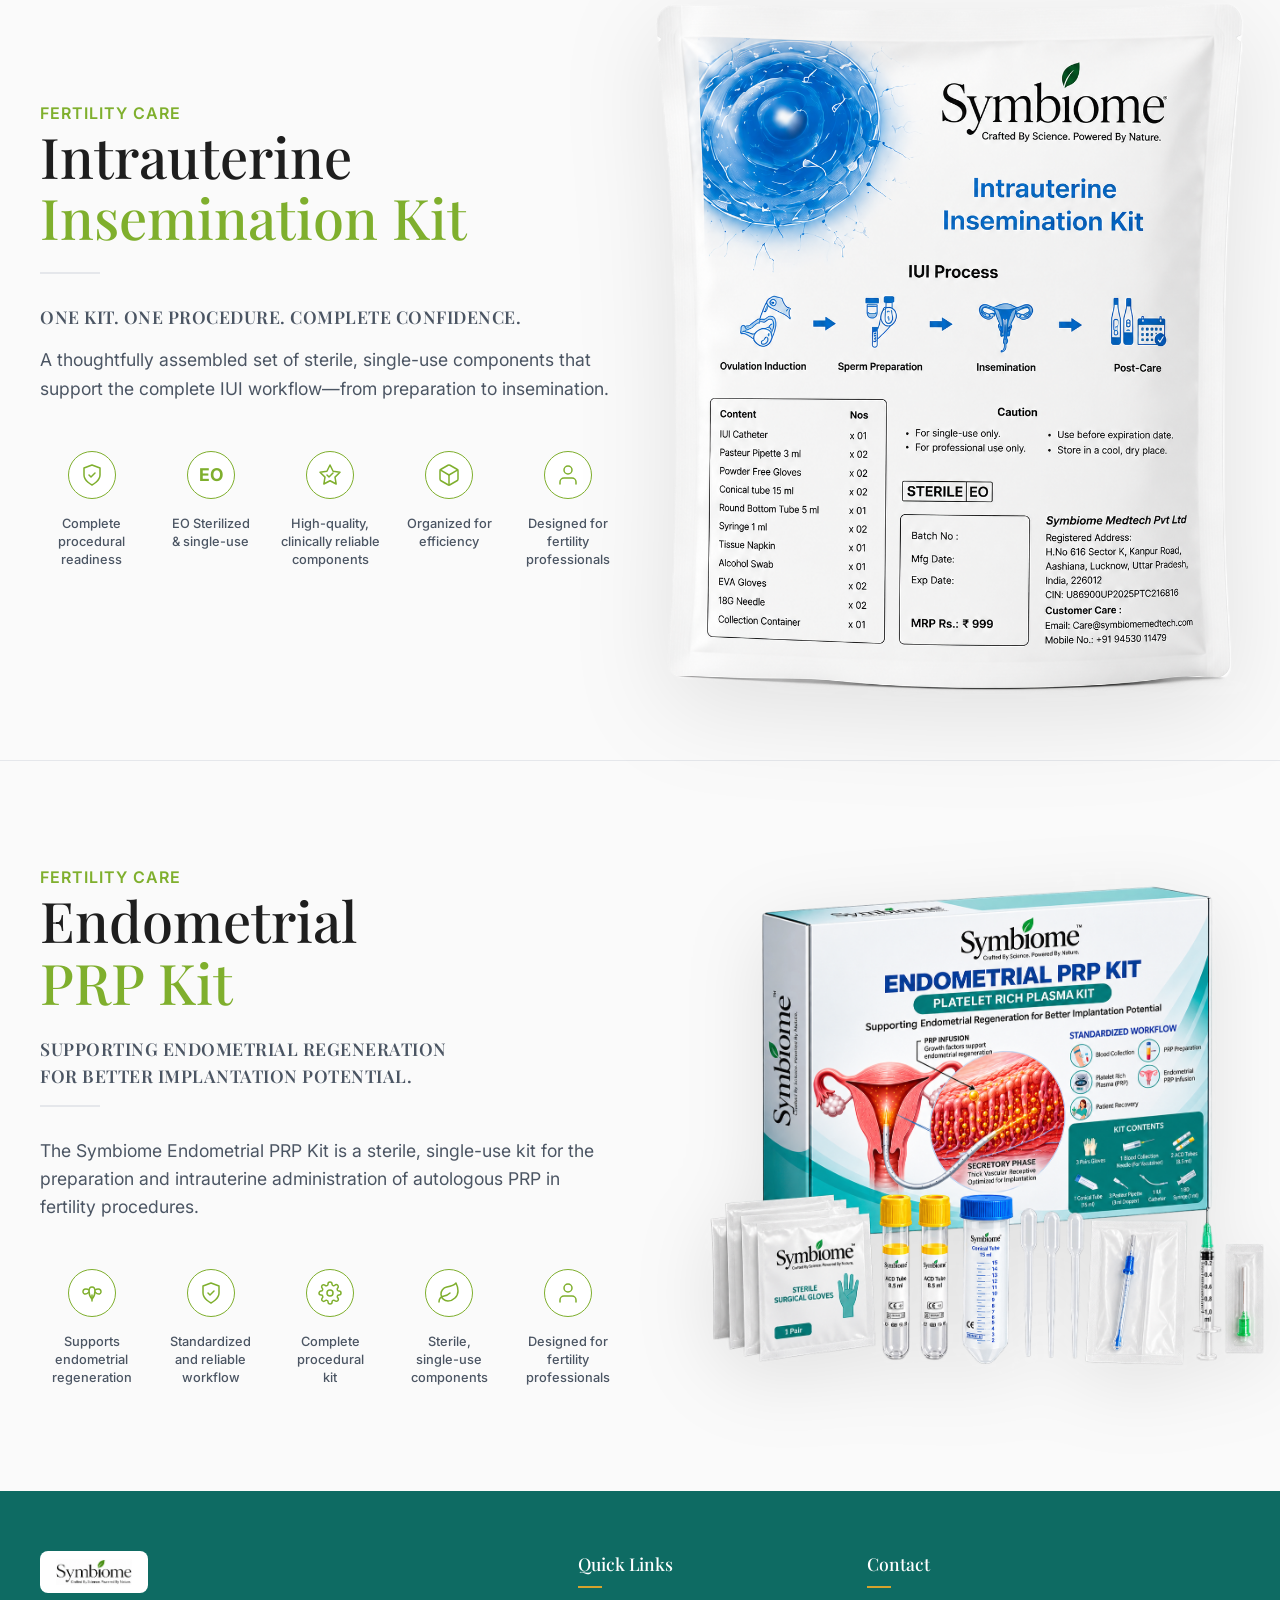
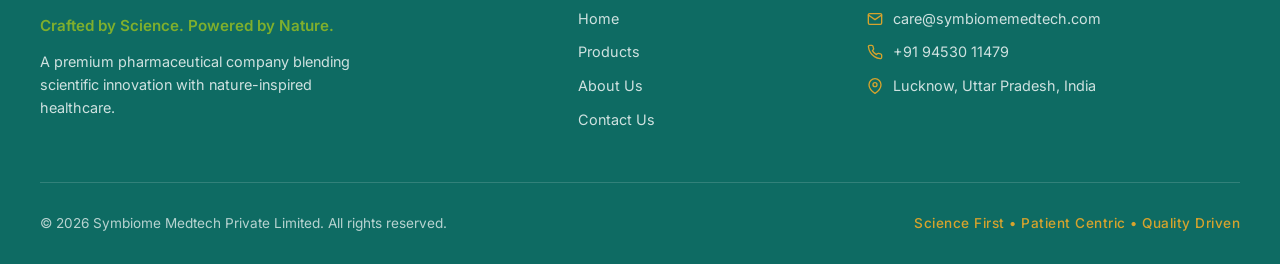
<file: products.html>
<!DOCTYPE html>
<html lang="en">

<head>
    <meta charset="UTF-8">
    <meta name="viewport" content="width=device-width, initial-scale=1.0">
    <title>Pharmaceutical & Medtech Products | Endometrial PRP Kit, IUI Kit & Medications | Symbiome</title>
    <meta name="description" content="Discover Symbiome Medtech's portfolio: Endometrial PRP Kit, Intrauterine Insemination Kit, Calcibiome, Symocef, Symopan-DSR, Clindabiome, and specialized fertility care formulations.">
    <meta name="keywords" content="Symbiome products, Endometrial PRP Kit, Intrauterine Insemination Kit, IUI Kit, Calcibiome, Symocef, Symocef-CV, Symoxiclav-LB, Cefibiome, Symopan-DSR, Symorab-D, Symoflame, Clindabiome, Pregncy RT, fertility care products, pharma catalog India">
    <meta name="author" content="Symbiome Medtech Private Limited">
    <meta name="robots" content="index, follow, max-snippet:-1, max-image-preview:large, max-video-preview:-1">
    <link rel="canonical" href="https://symbiomemedtech.com/products.html">
    <meta name="theme-color" content="#0E6B63">

    <!-- Favicon & Touch Icons -->
    <link rel="icon" type="image/png" href="images/logo.png">
    <link rel="apple-touch-icon" href="images/logo.png">

    <!-- Open Graph (Facebook / LinkedIn) -->
    <meta property="og:locale" content="en_IN">
    <meta property="og:type" content="website">
    <meta property="og:title" content="Pharmaceutical & Medtech Products | Symbiome Medtech">
    <meta property="og:description" content="Clinically trusted medications and fertility care kits including Endometrial PRP Kit, IUI Kit, Calcibiome, and antibiotics.">
    <meta property="og:url" content="https://symbiomemedtech.com/products.html">
    <meta property="og:site_name" content="Symbiome Medtech">
    <meta property="og:image" content="https://symbiomemedtech.com/images/prp-kit.png">
    <meta property="og:image:alt" content="Symbiome Medtech Products Portfolio">

    <!-- Twitter Cards -->
    <meta name="twitter:card" content="summary_large_image">
    <meta name="twitter:title" content="Pharmaceutical & Medtech Products | Symbiome Medtech">
    <meta name="twitter:description" content="Explore Symbiome Medtech's science-driven formulations and medical devices.">
    <meta name="twitter:image" content="https://symbiomemedtech.com/images/prp-kit.png">

    <!-- Fonts & Stylesheet -->
    <link rel="preconnect" href="https://fonts.googleapis.com">
    <link rel="preconnect" href="https://fonts.gstatic.com" crossorigin>
    <link
        href="https://fonts.googleapis.com/css2?family=Inter:wght@400;500;600&family=Playfair+Display:wght@400;500;600;700&display=swap"
        rel="stylesheet">
    <link rel="stylesheet" href="styles.css?v=3">

    <!-- Schema.org JSON-LD Structured Data for Products -->
    <script type="application/ld+json">
    {
      "@context": "https://schema.org",
      "@graph": [
        {
          "@type": "BreadcrumbList",
          "itemListElement": [
            {
              "@type": "ListItem",
              "position": 1,
              "name": "Home",
              "item": "https://symbiomemedtech.com/"
            },
            {
              "@type": "ListItem",
              "position": 2,
              "name": "Products",
              "item": "https://symbiomemedtech.com/products.html"
            }
          ]
        },
        {
          "@type": "ItemList",
          "name": "Symbiome Medtech Products",
          "description": "Clinically trusted pharmaceutical products, anti-infectives, analgesics, and fertility care kits.",
          "itemListElement": [
            {
              "@type": "Product",
              "position": 1,
              "name": "CALCIBIOME",
              "description": "Calcium D3 K2 Complete Formula Tablets",
              "image": "https://symbiomemedtech.com/images/calcibiome.png",
              "category": "Calcium-Complex",
              "brand": { "@type": "Brand", "name": "Symbiome" }
            },
            {
              "@type": "Product",
              "position": 2,
              "name": "SYMOCEF",
              "description": "Cefuroxime Sodium 1.5 g Injection",
              "image": "https://symbiomemedtech.com/images/symocef.png",
              "category": "Anti-Infectives",
              "brand": { "@type": "Brand", "name": "Symbiome" }
            },
            {
              "@type": "Product",
              "position": 3,
              "name": "SYMOCEF-CV 500",
              "description": "Cefuroxime Axetil & Potassium Clavulanate Tablets",
              "image": "https://symbiomemedtech.com/images/symocef-cv.png",
              "category": "Anti-Infectives",
              "brand": { "@type": "Brand", "name": "Symbiome" }
            },
            {
              "@type": "Product",
              "position": 4,
              "name": "SYMOXICLAV-LB",
              "description": "Amoxycillin Clavulanate Probiotic Combination Oral Tablets",
              "image": "https://symbiomemedtech.com/images/symoxiclav-lb.png",
              "category": "Anti-Infectives",
              "brand": { "@type": "Brand", "name": "Symbiome" }
            },
            {
              "@type": "Product",
              "position": 5,
              "name": "CEFIBIOME",
              "description": "Cefixime Tablets IP",
              "image": "https://symbiomemedtech.com/images/cefibiome.png",
              "category": "Anti-Infectives",
              "brand": { "@type": "Brand", "name": "Symbiome" }
            },
            {
              "@type": "Product",
              "position": 6,
              "name": "SYMOPAN-DSR",
              "description": "Pantoprazole & Domperidone (Prolonged Release) Capsules",
              "image": "https://symbiomemedtech.com/images/symopan-dsr.png",
              "category": "Gastrointestinal",
              "brand": { "@type": "Brand", "name": "Symbiome" }
            },
            {
              "@type": "Product",
              "position": 7,
              "name": "SYMORAB-D",
              "description": "Rabeprazole Sodium & Domperidone (Sustained Release) Capsules",
              "image": "https://symbiomemedtech.com/images/symorab-d.png",
              "category": "Anti-Infectives",
              "brand": { "@type": "Brand", "name": "Symbiome" }
            },
            {
              "@type": "Product",
              "position": 8,
              "name": "SYMOFLAME",
              "description": "Aceclofenac & Paracetamol Tablets IP",
              "image": "https://symbiomemedtech.com/images/symoflame.png",
              "category": "Analgesics",
              "brand": { "@type": "Brand", "name": "Symbiome" }
            },
            {
              "@type": "Product",
              "position": 9,
              "name": "SYMOFLAME-SP",
              "description": "Aceclofenac, Paracetamol & Serratiopeptidase Tablets",
              "image": "https://symbiomemedtech.com/images/symoflame-sp.png",
              "category": "Analgesics",
              "brand": { "@type": "Brand", "name": "Symbiome" }
            },
            {
              "@type": "Product",
              "position": 10,
              "name": "CLINDABIOME-300",
              "description": "Clindamycin Injection I.P. 300mg / 2ml",
              "image": "https://symbiomemedtech.com/images/clindabiome-300.png",
              "category": "Anti-Infectives",
              "brand": { "@type": "Brand", "name": "Symbiome" }
            },
            {
              "@type": "Product",
              "position": 11,
              "name": "CLINDABIOME-600",
              "description": "Clindamycin Injection I.P. 600mg / 4ml",
              "image": "https://symbiomemedtech.com/images/clindabioome-600.png",
              "category": "Anti-Infectives",
              "brand": { "@type": "Brand", "name": "Symbiome" }
            },
            {
              "@type": "Product",
              "position": 12,
              "name": "PREGNCY RT™",
              "description": "One Step Rapid Pregnancy Test Kit",
              "image": "https://symbiomemedtech.com/images/pregnancy-rt.png",
              "category": "Women's Health",
              "brand": { "@type": "Brand", "name": "Symbiome" }
            },
            {
              "@type": "MedicalDevice",
              "position": 13,
              "name": "Intrauterine Insemination Kit (IUI Kit)",
              "description": "A sterile, single-use kit with complete procedural readiness for intrauterine insemination workflow.",
              "image": "https://symbiomemedtech.com/images/iui.png",
              "category": "Fertility Care",
              "brand": { "@type": "Brand", "name": "Symbiome" }
            },
            {
              "@type": "MedicalDevice",
              "position": 14,
              "name": "Endometrial PRP Kit",
              "description": "A sterile, single-use kit for the preparation and intrauterine administration of autologous Platelet Rich Plasma in fertility procedures.",
              "image": "https://symbiomemedtech.com/images/prp-kit.png",
              "category": "Fertility Care",
              "brand": { "@type": "Brand", "name": "Symbiome" }
            }
          ]
        }
      ]
    }
    </script>
</head>

<body>

    <!-- Header Navigation -->
    <header class="navbar">
        <div class="nav-container">
            <div class="logo">
                <a href="index.html">
                    <img src="images/logo.png" alt="Symbiome Logo" class="logo-img">
                </a>
            </div>

            <nav class="nav-links">
                <a href="index.html">Home</a>
                <a href="products.html" class="active">Products</a>
                <a href="about.html">About Us</a>
                <a href="contact.html">Contact Us</a>
            </nav>

            <button class="mobile-menu-btn" aria-label="Toggle navigation">
                <span class="bar"></span>
                <span class="bar"></span>
                <span class="bar"></span>
            </button>
        </div>
    </header>
    <!-- Page Hero Section -->
    <section class="page-hero">
        <div class="page-hero-bg">
            <img src="images/prod-hero.png" alt="Products Hero Background">
        </div>
        <div class="container relative z-10">
            <div class="page-hero-content">
                <h1 class="page-title">Our <span class="text-green">Products</span></h1>
                <div class="title-divider"></div>
                <p class="page-subtitle">Science-driven formulations designed to support<br>better health with quality,
                    safety and trust.</p>
            </div>
        </div>
    </section>


    <!-- Range Section -->
    <section class="range-section">
        <div class="container">
            <!-- Header -->
            <div class="range-header">
                <div class="range-header-left">
                    <span class="subheading text-green uppercase">Our Range</span>
                    <h2 class="heading">Thoughtfully Developed.<br>Clinically Trusted.</h2>
                </div>
                <div class="range-header-divider"></div>
                <div class="range-header-right">
                    <p class="range-desc">From fertility care to essential therapeutics, our products are crafted with
                        precision, backed by science and guided by nature.</p>
                </div>
            </div>

            <!-- Grid -->
            <div class="range-grid">
                <!-- Product 1 -->
                <div class="range-card">
                    <div class="range-card-img">
                        <img src="images/calcibiome.png" alt="CALCIBIOME - Calcium D3 K2 Complete Formula 90N Tablets" loading="lazy" decoding="async">
                    </div>
                    <div class="range-card-info">
                        <span class="range-category">Calcium-Complex</span>
                        <h3 class="range-title">CALCIBIOME</h3>
                        <p class="range-subtitle">Calcium D3 K2 Complete Formula</p>
                        <div class="range-card-bottom">
                            <span class="range-pack"> 90N Tablets</span>

                        </div>
                    </div>
                </div>
                <div class="range-card">
                    <div class="range-card-img">
                        <img src="images/symocef.png" alt="SYMOCEF - Cefuroxime Sodium 1.5g Injection" loading="lazy" decoding="async">
                    </div>
                    <div class="range-card-info">
                        <span class="range-category">ANTI-INFECTIVES</span>
                        <h3 class="range-title">SYMOCEF</h3>
                        <p class="range-subtitle">Cefuroxime Sodium 1.5 g Injection</p>
                        <div class="range-card-bottom">
                            <div class="range-pack-group">
                                <span class="range-pack">1.5g</span>
                                <span class="range-pack">Injection</span>

                            </div>

                        </div>
                    </div>
                </div>

                <div class="range-card">
                    <div class="range-card-img">
                        <img src="images/symocef-cv.png" alt="SYMOCEF-CV 500 - Cefuroxime Axetil & Potassium Clavulanate Tablets" loading="lazy" decoding="async">
                    </div>
                    <div class="range-card-info">
                        <span class="range-category">ANTI-INFECTIVES</span>
                        <h3 class="range-title">SYMOCEF-CV 500</h3>
                        <p class="range-subtitle">Cefuroxime Axetil & Potassium Clavulanate Tablets</p>
                        <div class="range-card-bottom">
                            <div class="range-pack-group">
                                <span class="range-pack">10 x 10 Tablets</span>

                            </div>

                        </div>
                    </div>
                </div>

                <div class="range-card">
                    <div class="range-card-img">
                        <img src="images/symoxiclav-lb.png" alt="SYMOXICLAV-LB - Amoxycillin Clavulanate Probiotic Combination Oral Tablets" loading="lazy" decoding="async">
                    </div>
                    <div class="range-card-info">
                        <span class="range-category">ANTI-INFECTIVES</span>
                        <h3 class="range-title">SYMOXICLAV-LB</h3>
                        <p class="range-subtitle">Amoxycillin Clavulanate Probiotic Combination Oral Tablets</p>
                        <div class="range-card-bottom">
                            <div class="range-pack-group">
                                <span class="range-pack">10 x 10 Tablets</span>

                            </div>

                        </div>
                    </div>
                </div>

                <div class="range-card">
                    <div class="range-card-img">
                        <img src="images/cefibiome.png" alt="CEFIBIOME - Cefixime Tablets IP" loading="lazy" decoding="async">
                    </div>
                    <div class="range-card-info">
                        <span class="range-category">ANTI-INFECTIVES</span>
                        <h3 class="range-title">CEFIBIOME</h3>
                        <p class="range-subtitle">Cefixime Tablets IP</p>
                        <div class="range-card-bottom">
                            <div class="range-pack-group">
                                <span class="range-pack">10 x 10 Tablets</span>

                            </div>

                        </div>
                    </div>
                </div>

                <div class="range-card">
                    <div class="range-card-img">
                        <img src="images/symopan-dsr.png" alt="SYMOPAN-DSR - Pantoprazole & Domperidone Prolonged Release Capsules" loading="lazy" decoding="async">
                    </div>
                    <div class="range-card-info">
                        <span class="range-category">GASTROINTESTINAL</span>
                        <h3 class="range-title">SYMOPAN-DSR</h3>
                        <p class="range-subtitle">Pantoprazole & Domperidone (Prolonged Release) Capsules</p>
                        <div class="range-card-bottom">
                            <span class="range-pack">10 x 10 Capsules</span>

                        </div>
                    </div>
                </div>
                <div class="range-card">
                    <div class="range-card-img">
                        <img src="images/symorab-d.png" alt="SYMORAB-D - Rabeprazole Sodium & Domperidone Sustained Release Capsules" loading="lazy" decoding="async">
                    </div>
                    <div class="range-card-info">
                        <span class="range-category">ANTI-INFECTIVES</span>
                        <h3 class="range-title">SYMORAB-D</h3>
                        <p class="range-subtitle">Rabeprazole Sodium & Domperidone (Sustained Release) Capsules</p>
                        <div class="range-card-bottom">
                            <span class="range-pack">10 x 10 Capsules</span>

                        </div>
                    </div>
                </div>

                <div class="range-card">
                    <div class="range-card-img">
                        <img src="images/symoflame.png" alt="SYMOFLAME - Aceclofenac & Paracetamol Tablets IP" loading="lazy" decoding="async">
                    </div>
                    <div class="range-card-info">
                        <span class="range-category">ANALGESICS</span>
                        <h3 class="range-title">SYMOFLAME</h3>
                        <p class="range-subtitle">Aceclofenac & Paracetamol Tablets IP</p>
                        <div class="range-card-bottom">
                            <span class="range-pack">10 x 10 Tablets</span>

                        </div>
                    </div>
                </div>

                <div class="range-card">
                    <div class="range-card-img">
                        <img src="images/symoflame-sp.png" alt="SYMOFLAME-SP - Aceclofenac, Paracetamol & Serratiopeptidase Tablets" loading="lazy" decoding="async">
                    </div>
                    <div class="range-card-info">
                        <span class="range-category">ANALGESICS</span>
                        <h3 class="range-title">SYMOFLAME-SP</h3>
                        <p class="range-subtitle">Aceclofenac, Paracetamol & Serratiopeptidase Tablets</p>
                        <div class="range-card-bottom">
                            <span class="range-pack">10 x 10 Tablets</span>

                        </div>
                    </div>
                </div>

                <!-- Product 2 -->
                <div class="range-card">
                    <div class="range-card-img">
                        <img src="images/clindabiome-300.png" alt="CLINDABIOME-300 - Clindamycin Injection IP 300mg" loading="lazy" decoding="async">
                    </div>
                    <div class="range-card-info">
                        <span class="range-category">ANTI-INFECTIVES</span>
                        <h3 class="range-title">CLINDABIOME-300</h3>
                        <p class="range-subtitle">Clindamycin Injection I.P.</p>
                        <div class="range-card-bottom">
                            <div class="range-pack-group">
                                <span class="range-pack">300mg</span>
                                <span class="range-pack">2ml</span>
                                <span class="range-pack">Injection</span>

                            </div>

                        </div>
                    </div>
                </div>

                <!-- Product 3 -->
                <div class="range-card">
                    <div class="range-card-img">
                        <img src="images/clindabioome-600.png" alt="CLINDABIOME-600 - Clindamycin Injection IP 600mg" loading="lazy" decoding="async">
                    </div>
                    <div class="range-card-info">
                        <span class="range-category">ANTI-INFECTIVES</span>
                        <h3 class="range-title">CLINDABIOME-600</h3>
                        <p class="range-subtitle">Clindamycin Injection I.P.</p>
                        <div class="range-card-bottom">
                            <div class="range-pack-group">
                                <span class="range-pack">600mg/4ml</span>
                                <span class="range-pack">Injection</span>
                            </div>

                        </div>
                    </div>
                </div>

                <!-- Product 6 -->
                <div class="range-card">
                    <div class="range-card-img">
                        <img src="images/pregnancy-rt.png" alt="PREGNCY RT - One Step Rapid Pregnancy Test Kit" loading="lazy" decoding="async">
                    </div>
                    <div class="range-card-info">
                        <span class="range-category">WOMEN'S HEALTH</span>
                        <h3 class="range-title">PREGNCY RT&trade;</h3>
                        <p class="range-subtitle">One Step Rapid Pregnancy Test</p>
                        <div class="range-card-bottom">
                            <span class="range-pack">Home Based Test Kit</span>

                        </div>
                    </div>
                </div>
            </div>
        </div>
    </section>

    <!-- Featured Product Section -->
    <section class="featured-product">
        <div class="container relative z-10">
            <div class="featured-grid">
                <!-- Left Content -->
                <div class="featured-content">
                    <span class="subheading text-green uppercase fw-600">Fertility Care</span>
                    <h2 class="featured-title">Intrauterine <span class="text-green block">Insemination Kit</span></h2>
                    <div class="title-divider mb-30"></div>

                    <h4 class="featured-subtitle uppercase fw-600">ONE KIT. ONE PROCEDURE. COMPLETE CONFIDENCE.</h4>
                    <p class="featured-desc">A thoughtfully assembled set of sterile, single-use components that support
                        the complete IUI workflow&mdash;from preparation to insemination.</p>

                    <div class="featured-features">
                        <div class="feature-icon-box">
                            <div class="icon-circle">
                                <svg width="24" height="24" viewBox="0 0 24 24" fill="none" stroke="currentColor"
                                    stroke-width="1.5" stroke-linecap="round" stroke-linejoin="round">
                                    <path d="M12 22s8-4 8-10V5l-8-3-8 3v7c0 6 8 10 8 10z"></path>
                                    <path d="M9 12l2 2 4-4"></path>
                                </svg>
                            </div>
                            <span class="icon-text">Complete<br>procedural<br>readiness</span>
                        </div>
                        <div class="feature-icon-box">
                            <div class="icon-circle">
                                <span class="eo-text">EO</span>
                            </div>
                            <span class="icon-text">EO Sterilized<br>&amp; single-use</span>
                        </div>
                        <div class="feature-icon-box">
                            <div class="icon-circle">
                                <svg width="24" height="24" viewBox="0 0 24 24" fill="none" stroke="currentColor"
                                    stroke-width="1.5" stroke-linecap="round" stroke-linejoin="round">
                                    <polygon
                                        points="12 2 15.09 8.26 22 9.27 17 14.14 18.18 21.02 12 17.77 5.82 21.02 7 14.14 2 9.27 8.91 8.26 12 2">
                                    </polygon>
                                    <path d="M9 12l2 2 4-4"></path>
                                </svg>
                            </div>
                            <span class="icon-text">High-quality,<br>clinically reliable<br>components</span>
                        </div>
                        <div class="feature-icon-box">
                            <div class="icon-circle">
                                <svg width="24" height="24" viewBox="0 0 24 24" fill="none" stroke="currentColor"
                                    stroke-width="1.5" stroke-linecap="round" stroke-linejoin="round">
                                    <path
                                        d="M21 16V8a2 2 0 0 0-1-1.73l-7-4a2 2 0 0 0-2 0l-7 4A2 2 0 0 0 3 8v8a2 2 0 0 0 1 1.73l7 4a2 2 0 0 0 2 0l7-4A2 2 0 0 0 21 16z">
                                    </path>
                                    <polyline points="3.27 6.96 12 12.01 20.73 6.96"></polyline>
                                    <line x1="12" y1="22.08" x2="12" y2="12"></line>
                                </svg>
                            </div>
                            <span class="icon-text">Organized for<br>efficiency</span>
                        </div>
                        <div class="feature-icon-box">
                            <div class="icon-circle">
                                <svg width="24" height="24" viewBox="0 0 24 24" fill="none" stroke="currentColor"
                                    stroke-width="1.5" stroke-linecap="round" stroke-linejoin="round">
                                    <path d="M20 21v-2a4 4 0 0 0-4-4H8a4 4 0 0 0-4 4v2"></path>
                                    <circle cx="12" cy="7" r="4"></circle>
                                </svg>
                            </div>
                            <span class="icon-text">Designed for<br>fertility<br>professionals</span>
                        </div>
                    </div>
                </div>

                <!-- Right Image -->
                <div class="featured-image">
                    <img src="images/iui.png" alt="Intrauterine Insemination Kit - Sterile Single-Use IUI Procedure Kit by Symbiome Medtech" loading="lazy" decoding="async">
                </div>
            </div>
        </div>
    </section>

    <!-- Featured Product Section - Endometrial PRP Kit -->
    <section class="featured-product">
        <div class="container relative z-10">
            <div class="featured-grid">
                <!-- Left Content -->
                <div class="featured-content">
                    <span class="subheading text-green uppercase fw-600">Fertility Care</span>
                    <h2 class="featured-title">Endometrial <span class="text-green block">PRP Kit</span></h2>

                    <h4 class="featured-subtitle uppercase fw-600">SUPPORTING ENDOMETRIAL REGENERATION<br>FOR BETTER IMPLANTATION POTENTIAL.</h4>
                    <div class="title-divider mb-30"></div>

                    <p class="featured-desc">The Symbiome Endometrial PRP Kit is a sterile, single-use kit for the
                        preparation and intrauterine administration of autologous PRP in fertility procedures.</p>

                    <div class="featured-features">
                        <div class="feature-icon-box">
                            <div class="icon-circle">
                                <svg width="24" height="24" viewBox="0 0 24 24" fill="none" stroke="currentColor"
                                    stroke-width="1.5" stroke-linecap="round" stroke-linejoin="round">
                                    <path d="M12 20v-6"></path>
                                    <path d="M9 10c0 3.5 1.5 6.5 3 8 1.5-1.5 3-4.5 3-8 0-2.5-1.3-4-3-4s-3 1.5-3 4z"></path>
                                    <path d="M9 9c-2-1.5-4.5-1.5-5.5 0-1 1.5-.5 3.5 1 4 1.5.5 3-.5 4.5-2"></path>
                                    <path d="M15 9c2-1.5 4.5-1.5 5.5 0 1 1.5.5 3.5-1 4-1.5.5-3-.5-4.5-2"></path>
                                </svg>
                            </div>
                            <span class="icon-text">Supports<br>endometrial<br>regeneration</span>
                        </div>
                        <div class="feature-icon-box">
                            <div class="icon-circle">
                                <svg width="24" height="24" viewBox="0 0 24 24" fill="none" stroke="currentColor"
                                    stroke-width="1.5" stroke-linecap="round" stroke-linejoin="round">
                                    <path d="M12 22s8-4 8-10V5l-8-3-8 3v7c0 6 8 10 8 10z"></path>
                                    <path d="M9 12l2 2 4-4"></path>
                                </svg>
                            </div>
                            <span class="icon-text">Standardized<br>and reliable<br>workflow</span>
                        </div>
                        <div class="feature-icon-box">
                            <div class="icon-circle">
                                <svg width="24" height="24" viewBox="0 0 24 24" fill="none" stroke="currentColor"
                                    stroke-width="1.5" stroke-linecap="round" stroke-linejoin="round">
                                    <circle cx="12" cy="12" r="3"></circle>
                                    <path
                                        d="M19.4 15a1.65 1.65 0 0 0 .33 1.82l.06.06a2 2 0 0 1 0 2.83 2 2 0 0 1-2.83 0l-.06-.06a1.65 1.65 0 0 0-1.82-.33 1.65 1.65 0 0 0-1 1.51V21a2 2 0 0 1-2 2 2 2 0 0 1-2-2v-.09A1.65 1.65 0 0 0 9 19.4a1.65 1.65 0 0 0-1.82.33l-.06.06a2 2 0 0 1-2.83 0 2 2 0 0 1 0-2.83l.06-.06a1.65 1.65 0 0 0 .33-1.82 1.65 1.65 0 0 0-1.51-1H3a2 2 0 0 1-2-2 2 2 0 0 1 2-2h.09A1.65 1.65 0 0 0 4.6 9a1.65 1.65 0 0 0-.33-1.82l-.06-.06a2 2 0 0 1 0-2.83 2 2 0 0 1 2.83 0l.06.06a1.65 1.65 0 0 0 1.82.33H9a1.65 1.65 0 0 0 1-1.51V3a2 2 0 0 1 2-2 2 2 0 0 1 2 2v.09a1.65 1.65 0 0 0 1 1.51 1.65 1.65 0 0 0 1.82-.33l.06-.06a2 2 0 0 1 2.83 0 2 2 0 0 1 0 2.83l-.06.06a1.65 1.65 0 0 0-.33 1.82V9a1.65 1.65 0 0 0 1.51 1H21a2 2 0 0 1 2 2 2 2 0 0 1-2 2h-.09a1.65 1.65 0 0 0-1.51 1z">
                                    </path>
                                </svg>
                            </div>
                            <span class="icon-text">Complete<br>procedural<br>kit</span>
                        </div>
                        <div class="feature-icon-box">
                            <div class="icon-circle">
                                <svg width="24" height="24" viewBox="0 0 24 24" fill="none" stroke="currentColor"
                                    stroke-width="1.5" stroke-linecap="round" stroke-linejoin="round">
                                    <path
                                        d="M11 20A7 7 0 0 1 9.8 6.1C15.5 5 17 4.48 19 2c1 2 2 4.18 2 8 0 5.5-4.78 10-10 10Z">
                                    </path>
                                    <path d="M2 21c0-3 1.85-5.36 5.08-6C9.5 14.52 12 13 13 12"></path>
                                </svg>
                            </div>
                            <span class="icon-text">Sterile,<br>single-use<br>components</span>
                        </div>
                        <div class="feature-icon-box">
                            <div class="icon-circle">
                                <svg width="24" height="24" viewBox="0 0 24 24" fill="none" stroke="currentColor"
                                    stroke-width="1.5" stroke-linecap="round" stroke-linejoin="round">
                                    <path d="M20 21v-2a4 4 0 0 0-4-4H8a4 4 0 0 0-4 4v2"></path>
                                    <circle cx="12" cy="7" r="4"></circle>
                                </svg>
                            </div>
                            <span class="icon-text">Designed for<br>fertility<br>professionals</span>
                        </div>
                    </div>
                </div>

                <!-- Right Image -->
                <div class="featured-image prp-image">
                    <img src="images/prp-kit.png" alt="Endometrial PRP Kit - Platelet Rich Plasma Preparation and Intrauterine Administration Kit by Symbiome Medtech" loading="lazy" decoding="async">
                </div>
            </div>
        </div>
    </section>
    <!-- Footer Section -->
    <footer class="site-footer">
        <div class="container">
            <div class="footer-grid">
                <!-- Col 1: Brand Info -->
                <div class="footer-col footer-brand">
                    <img src="images/logo.png" alt="Symbiome Logo" class="footer-logo">
                    <p class="footer-tagline">Crafted by Science. Powered by Nature.</p>
                    <p class="footer-desc">A premium pharmaceutical company blending scientific innovation with
                        nature-inspired healthcare.</p>
                </div>

                <!-- Col 2: Navigation Links -->
                <div class="footer-col">
                    <h4 class="footer-heading">Quick Links</h4>
                    <ul class="footer-links">
                        <li><a href="index.html">Home</a></li>
                        <li><a href="products.html">Products</a></li>
                        <li><a href="about.html">About Us</a></li>
                        <li><a href="contact.html">Contact Us</a></li>
                    </ul>
                </div>

                <!-- Col 3: Contact -->
                <div class="footer-col">
                    <h4 class="footer-heading">Contact</h4>
                    <ul class="footer-contact">
                        <li>
                            <svg width="16" height="16" viewBox="0 0 24 24" fill="none" stroke="currentColor"
                                stroke-width="2" stroke-linecap="round" stroke-linejoin="round">
                                <path d="M4 4h16c1.1 0 2 .9 2 2v12c0 1.1-.9 2-2 2H4c-1.1 0-2-.9-2-2V6c0-1.1.9-2 2-2z">
                                </path>
                                <polyline points="22,6 12,13 2,6"></polyline>
                            </svg>
                            care@symbiomemedtech.com
                        </li>
                        <li>
                            <svg width="16" height="16" viewBox="0 0 24 24" fill="none" stroke="currentColor"
                                stroke-width="2" stroke-linecap="round" stroke-linejoin="round">
                                <path
                                    d="M22 16.92v3a2 2 0 0 1-2.18 2 19.79 19.79 0 0 1-8.63-3.07 19.5 19.5 0 0 1-6-6 19.79 19.79 0 0 1-3.07-8.67A2 2 0 0 1 4.11 2h3a2 2 0 0 1 2 1.72 12.84 12.84 0 0 0 .7 2.81 2 2 0 0 1-.45 2.11L8.09 9.91a16 16 0 0 0 6 6l1.27-1.27a2 2 0 0 1 2.11-.45 12.84 12.84 0 0 0 2.81.7A2 2 0 0 1 22 16.92z">
                                </path>
                            </svg>
                            +91 94530 11479
                        </li>
                        <li>
                            <svg width="16" height="16" viewBox="0 0 24 24" fill="none" stroke="currentColor"
                                stroke-width="2" stroke-linecap="round" stroke-linejoin="round">
                                <path d="M21 10c0 7-9 13-9 13s-9-6-9-13a9 9 0 0 1 18 0z"></path>
                                <circle cx="12" cy="10" r="3"></circle>
                            </svg>
                            Lucknow, Uttar Pradesh, India
                        </li>
                    </ul>
                </div>
            </div>

            <div class="footer-bottom">
                <p>&copy; 2026 Symbiome Medtech Private Limited. All rights reserved.</p>
                <p class="footer-gold-accent">Science First &bull; Patient Centric &bull; Quality Driven</p>
            </div>
        </div>
    </footer>

    <script>
        const mobileMenuBtn = document.querySelector('.mobile-menu-btn');
        const navLinks = document.querySelector('.nav-links');

        mobileMenuBtn.addEventListener('click', () => {
            navLinks.classList.toggle('active-menu');
            mobileMenuBtn.classList.toggle('open');
        });
    </script>
</body>

</html>
</file>
<file: styles.css>
/* CSS Variables (Symbiome Brand Guidelines v1.0) */
:root {
    --primary-green: #7FAF2D;       /* Primary Green */
    --dark-green: #0E6B63;          /* Dark Botanical Green */
    --text-dark: #1E1E1E;           /* Charcoal */
    --text-gray: #4B5563;
    --text-light: #6B7280;
    --accent-gold: #D6A32D;         /* Accent Gold */
    --bg-white: #ffffff;
    --border-color: #E5E7EB;

    --font-serif: 'Playfair Display', serif;
    --font-sans: 'Inter', sans-serif;
}

/* Reset and Base Styles */
* {
    margin: 0;
    padding: 0;
    box-sizing: border-box;
}

body {
    font-family: var(--font-sans);
    color: var(--text-dark);
    line-height: 1.5;
    background-color: var(--bg-white);
    overflow-x: hidden;
}

a {
    text-decoration: none;
    color: inherit;
    transition: all 0.3s ease;
}

.container {
    max-width: 1440px;
    margin: 0 auto;
    padding: 0 40px;
    width: 100%;
}

/* Typography */
h1,
h2,
h3,
h4,
h5,
h6 {
    font-family: var(--font-serif);
    color: var(--text-dark);
    font-weight: 500;
}

.text-green {
    color: var(--primary-green);
}

.fw-600 {
    font-weight: 600;
}

.block {
    display: block;
}

/* Buttons */
.btn {
    display: inline-flex;
    align-items: center;
    justify-content: center;
    gap: 8px;
    background-color: var(--primary-green);
    color: white;
    font-weight: 500;
    border-radius: 9999px;
    border: none;
    cursor: pointer;
    transition: background-color 0.3s ease, transform 0.2s ease;
    text-decoration: none;
}

.btn:hover {
    background-color: var(--dark-green);
    transform: translateY(-2px);
}

.btn-primary {
    padding: 10px 24px;
    font-size: 0.95rem;
}

.btn-large {
    padding: 14px 32px;
    font-size: 1.1rem;
}

/* Header Navigation */
.navbar {
    position: relative;
    z-index: 100;
    background-color: var(--bg-white);
    box-shadow: 0 1px 3px rgba(0, 0, 0, 0.05);
    padding: 12px 0;
}

.nav-container {
    max-width: 1440px;
    margin: 0 auto;
    padding: 0 40px;
    display: flex;
    justify-content: space-between;
    align-items: center;
}

.logo a {
    display: flex;
    align-items: center;
}

.logo-img {
    height: 55px;
    /* Increased logo height */
    width: auto;
    object-fit: contain;
}

.nav-links {
    display: flex;
    gap: 32px;
    position: absolute;
    left: 50%;
    top: 50%;
    transform: translate(-50%, -50%);
}

.nav-links a {
    font-size: 0.95rem;
    font-weight: 500;
    color: var(--text-gray);
    position: relative;
}

.nav-links a.active {
    color: var(--primary-green);
}

.nav-links a:hover {
    color: var(--primary-green);
}

/* Hero Section */
.hero-section {
    position: relative;
    min-height: calc(100vh - 90px);
    display: flex;
    align-items: center;
    overflow: hidden;
    background-color: #F9FAF9;
    /* Solid background for left side */
}

.hero-bg-image {
    position: absolute;
    top: 0;
    right: 0;
    width: 65%;
    height: 100%;
    z-index: 0;
}

.hero-bg-image::before {
    content: '';
    position: absolute;
    top: 0;
    left: 0;
    width: 30%;
    height: 100%;
    background: linear-gradient(to right, #F9FAF9 0%, transparent 100%);
    z-index: 1;
}

.hero-bg-image img {
    width: 100%;
    height: 100%;
    object-fit: cover;
    object-position: left center;
}

.hero-container {
    max-width: 1440px;
    margin: 0 auto;
    padding: 0 40px;
    width: 100%;
    position: relative;
    z-index: 10;
    display: flex;
}

.hero-content {
    max-width: 600px;
    padding-top: 60px;
    padding-bottom: 60px;
}

.hero-title {
    font-size: 4.5rem;
    line-height: 1.1;
    margin-bottom: 24px;
    color: var(--text-dark);
}

.hero-description {
    font-size: 1.1rem;
    color: var(--text-gray);
    margin-bottom: 40px;
    line-height: 1.6;
    max-width: 480px;
}

/* Features Row */
.hero-features {
    display: flex;
    align-items: center;
    margin-top: 60px;
    gap: 30px;
}

.feature-item {
    display: flex;
    align-items: center;
    gap: 12px;
}

.feature-icon {
    display: flex;
    align-items: center;
    justify-content: center;
}

.feature-text {
    font-size: 1rem;
    font-weight: 500;
    color: var(--text-gray);
}

.feature-divider {
    width: 1px;
    height: 24px;
    background-color: var(--border-color);
}

/* Mobile Menu Button */
.mobile-menu-btn {
    display: none;
    background: none;
    border: none;
    cursor: pointer;
    width: 24px;
    height: 24px;
    position: relative;
    z-index: 200;
}

.mobile-menu-btn .bar {
    position: absolute;
    left: 0;
    width: 100%;
    height: 2px;
    background-color: var(--text-dark);
    transition: transform 0.3s ease, opacity 0.3s ease, top 0.3s ease;
}

.mobile-menu-btn .bar:nth-child(1) {
    top: 4px;
}

.mobile-menu-btn .bar:nth-child(2) {
    top: 11px;
}

.mobile-menu-btn .bar:nth-child(3) {
    top: 18px;
}

.mobile-menu-btn.open .bar:nth-child(1) {
    top: 11px;
    transform: rotate(45deg);
}

.mobile-menu-btn.open .bar:nth-child(2) {
    opacity: 0;
}

.mobile-menu-btn.open .bar:nth-child(3) {
    top: 11px;
    transform: rotate(-45deg);
}

/* Utility Classes */
.container {
    max-width: 1440px;
    margin: 0 auto;
    padding: 0 40px;
    width: 100%;
}

.text-center {
    text-align: center;
}

.mt-40 {
    margin-top: 40px;
}

/* Outline Button */
.btn-outline {
    background-color: transparent;
    color: var(--primary-green);
    border: 1px solid var(--primary-green);
    border-radius: 9999px;
    padding: 12px 32px;
    display: inline-flex;
    align-items: center;
    gap: 8px;
    font-weight: 500;
    transition: all 0.3s ease;
}

.btn-outline:hover {
    background-color: var(--primary-green);
    color: white;
}

/* Products Section */
.products-section {
    padding: 80px 0;
    background-color: #ffffff;
}

.section-header {
    margin-bottom: 48px;
}

.section-header .subheading {
    display: block;
    font-size: 1rem;
    font-weight: 600;
    margin-bottom: 8px;
    font-family: var(--font-sans);
}

.section-header .heading {
    font-size: 2.8rem;
    line-height: 1.2;
    color: var(--text-dark);
}

.products-grid {
    display: grid;
    grid-template-columns: repeat(4, 1fr);
    gap: 24px;
}

.product-card {
    background-color: #FAFAFA;
    border-radius: 12px;
    padding: 24px;
    transition: transform 0.3s ease, box-shadow 0.3s ease;
    display: flex;
    flex-direction: column;
}

.product-card:hover {
    transform: translateY(-5px);
    box-shadow: 0 10px 20px rgba(0, 0, 0, 0.05);
}

.product-image {
    background-color: transparent;
    border-radius: 8px;
    margin-bottom: 24px;
    display: flex;
    align-items: center;
    justify-content: center;
    height: 180px;
}

.product-image img {
    max-width: 100%;
    max-height: 100%;
    object-fit: contain;
}

.product-info {
    display: flex;
    flex-direction: column;
    flex-grow: 1;
}

.product-category {
    font-size: 0.85rem;
    color: var(--text-light);
    margin-bottom: 8px;
    font-weight: 500;
}

.product-title {
    font-size: 1.2rem;
    font-family: var(--font-sans);
    font-weight: 700;
    margin-bottom: 8px;
    color: var(--text-dark);
}

.product-desc {
    font-size: 0.9rem;
    color: var(--text-gray);
    margin-bottom: 24px;
    line-height: 1.5;
    flex-grow: 1;
}

.view-details {
    display: inline-flex;
    align-items: center;
    gap: 6px;
    color: var(--primary-green);
    font-weight: 600;
    font-size: 0.95rem;
    margin-top: auto;
    /* Push to bottom */
}

.view-details svg {
    transition: transform 0.2s ease;
}

.view-details:hover svg {
    transform: translateX(4px);
}

/* Page Hero */
.page-hero {
    position: relative;
    min-height: calc(100vh - 90px);
    display: flex;
    align-items: center;
    background-color: #FAFAFA;
    overflow: hidden;
}

.page-hero-bg {
    position: absolute;
    top: 0;
    right: 0;
    width: 60%;
    height: 100%;
    z-index: 0;
}

.page-hero-bg::before {
    content: '';
    position: absolute;
    top: 0;
    left: 0;
    width: 40%;
    height: 100%;
    background: linear-gradient(to right, #FAFAFA 0%, transparent 100%);
    z-index: 1;
}

.page-hero-bg img {
    width: 100%;
    height: 100%;
    object-fit: cover;
    object-position: left center;
}

.page-hero-content {
    position: relative;
    z-index: 10;
    max-width: 500px;
    padding: 60px 0;
}

.page-title {
    font-size: 4.5rem;
    color: var(--text-dark);
    line-height: 1.1;
    margin-bottom: 24px;
}

.title-divider {
    width: 60px;
    height: 2px;
    background-color: var(--primary-green);
    margin-bottom: 30px;
}

.page-subtitle {
    font-size: 1.1rem;
    color: var(--text-gray);
    line-height: 1.6;
}

/* Featured Product Section */
.featured-product {
    position: relative;
    padding: 100px 0;
    background-color: #FAFAFA;
}

.featured-product + .featured-product {
    border-top: 1px solid var(--border-color);
}



.featured-grid {
    display: grid;
    grid-template-columns: 1fr 1fr;
    gap: 40px;
    align-items: center;
}

.featured-content {
    max-width: 600px;
}

.featured-content .subheading {
    letter-spacing: 1px;
    margin-bottom: 16px;
}

.fw-600 {
    font-weight: 600;
}

.relative {
    position: relative;
}

.z-10 {
    z-index: 10;
}

.featured-title {
    font-size: 3.5rem;
    line-height: 1.1;
    color: var(--text-dark);
    font-family: var(--font-serif);
    margin-bottom: 24px;
}

.block {
    display: block;
}

.mb-30 {
    margin-bottom: 30px !important;
}

.featured-subtitle {
    font-size: 1.1rem;
    color: var(--text-gray);
    margin-bottom: 16px;
    letter-spacing: 0.5px;
}

.featured-desc {
    font-size: 1.1rem;
    line-height: 1.6;
    color: var(--text-gray);
    margin-bottom: 48px;
}

.featured-features {
    display: flex;
    gap: 16px;
    justify-content: space-between;
}

.feature-icon-box {
    display: flex;
    flex-direction: column;
    align-items: center;
    text-align: center;
    flex: 1;
}

.icon-circle {
    width: 48px;
    height: 48px;
    border-radius: 50%;
    border: 1.5px solid var(--primary-green);
    display: flex;
    align-items: center;
    justify-content: center;
    color: var(--primary-green);
    margin-bottom: 16px;
    background-color: white;
}

.eo-text {
    font-family: var(--font-sans);
    font-weight: 700;
    font-size: 1.1rem;
}

.icon-text {
    font-size: 0.8rem;
    color: var(--text-gray);
    line-height: 1.4;
    font-weight: 500;
}

.featured-image {
    position: relative;
    z-index: 10;
    display: flex;
    justify-content: flex-end;
    align-items: center;
    margin-right: calc(-1 * max(40px, 50vw - 680px));
}

.featured-image img {
    max-width: 100%;
    max-height: 650px;
    object-fit: contain;
    filter: drop-shadow(0 20px 40px rgba(0,0,0,0.1));
    transform: scale(1.2);
    transform-origin: right center;
}

.featured-image.prp-image img {
    transform: scale(0.96); /* 20% smaller than the 1.2 desktop scale */
}

/* Contact Section */
.contact-section {
    position: relative;
    padding: 80px 0;
    background-color: #FAFAFA;
    min-height: calc(100vh - 90px);
    overflow: hidden;
}

.contact-bg-image {
    position: absolute;
    top: 0;
    right: 0;
    width: 100%;
    height: 100%;
    z-index: 0;
}

.contact-bg-image img {
    width: 100%;
    height: 100%;
    object-fit: cover;
    object-position: right center;
}

.contact-grid {
    display: grid;
    grid-template-columns: 1fr 1fr;
    gap: 60px;
    align-items: center;
}

/* Contact Left Content */
.contact-left {
    max-width: 500px;
}

.contact-title {
    font-size: 4rem;
    font-family: var(--font-serif);
    color: var(--text-dark);
    margin-bottom: 24px;
}

.contact-desc {
    font-size: 1.1rem;
    color: var(--text-gray);
    line-height: 1.6;
    margin-bottom: 48px;
}

.contact-info-list {
    display: flex;
    flex-direction: column;
}

.contact-info-item {
    display: flex;
    align-items: flex-start;
    gap: 20px;
    padding: 24px 0;
    border-bottom: 1px solid #E5E7EB;
}

.contact-info-item:last-child {
    border-bottom: none;
}

.info-icon {
    width: 48px;
    height: 48px;
    border-radius: 50%;
    background-color: #F1F4F1;
    color: var(--primary-green);
    display: flex;
    align-items: center;
    justify-content: center;
    flex-shrink: 0;
}

.info-text h5 {
    font-size: 0.9rem;
    color: var(--primary-green);
    font-weight: 700;
    margin-bottom: 4px;
}

.info-text p {
    font-size: 0.95rem;
    color: var(--text-dark);
    line-height: 1.5;
}

/* Address Block Styling */
.info-address-group {
    display: flex;
    flex-direction: column;
    gap: 14px;
    flex: 1;
}

.address-subblock h5 {
    font-size: 0.95rem;
    color: var(--primary-green);
    font-weight: 700;
    margin-bottom: 6px;
}

.address-subblock p {
    font-size: 0.95rem;
    color: var(--text-dark);
    line-height: 1.65;
}

.address-divider-line {
    height: 1px;
    background-color: #E5E7EB;
    width: 100%;
    margin: 2px 0;
}

/* Contact Right Content (Form Card) */
.contact-right {
    display: flex;
    justify-content: center;
}

.contact-form-card {
    background: #ffffff;
    border-radius: 12px;
    box-shadow: 0 20px 40px rgba(0,0,0,0.08);
    width: 100%;
    max-width: 600px;
    overflow: hidden;
    position: relative;
}

.form-header {
    padding: 40px 40px 0 40px;
    display: flex;
    align-items: flex-start;
    gap: 20px;
    margin-bottom: 30px;
}

.form-icon {
    width: 56px;
    height: 56px;
    border-radius: 50%;
    background-color: #F1F4F1;
    color: var(--primary-green);
    display: flex;
    align-items: center;
    justify-content: center;
    flex-shrink: 0;
}

.form-title h3 {
    font-size: 1.5rem;
    color: var(--primary-green);
    font-family: var(--font-serif);
    margin-bottom: 8px;
}

.form-title p {
    font-size: 0.9rem;
    color: var(--text-gray);
    line-height: 1.5;
}

.contact-form {
    padding: 0 40px 40px 40px;
}

.form-row {
    display: flex;
    gap: 20px;
}

.form-group {
    margin-bottom: 20px;
    flex: 1;
}

.form-group input,
.form-group textarea {
    width: 100%;
    padding: 14px 16px;
    border: 1px solid #E5E7EB;
    border-radius: 8px;
    font-family: var(--font-sans);
    font-size: 0.95rem;
    color: var(--text-dark);
    transition: border-color 0.3s ease;
    background-color: #FAFAFA;
}

.form-group input:focus,
.form-group textarea:focus {
    outline: none;
    border-color: var(--primary-green);
    background-color: #ffffff;
}

.submit-btn {
    width: 100%;
    background-color: #1a472a;
    color: white;
    padding: 16px;
    border: none;
    border-radius: 8px;
    font-size: 1rem;
    font-weight: 500;
    cursor: pointer;
    display: flex;
    align-items: center;
    justify-content: center;
    gap: 12px;
    transition: background-color 0.3s ease;
}

.submit-btn:hover {
    background-color: #12331d;
}

.form-footer {
    background-color: #F8F9F8;
    padding: 24px 40px;
    display: flex;
    align-items: center;
    justify-content: space-between;
    gap: 20px;
}

.footer-item {
    display: flex;
    align-items: flex-start;
    gap: 12px;
    flex: 1;
}

.footer-item svg {
    color: var(--primary-green);
    flex-shrink: 0;
    margin-top: 2px;
}

.footer-item p {
    font-size: 0.75rem;
    color: var(--text-gray);
    line-height: 1.5;
}

.footer-hours strong {
    font-size: 0.8rem;
    color: var(--primary-green);
    display: block;
    margin-bottom: 4px;
}

.footer-divider {
    width: 1px;
    height: 40px;
    background-color: #E5E7EB;
}
/* About Hero Section */
.about-hero {
    position: relative;
    padding: 80px 0;
    min-height: calc(100vh - 90px);
    display: flex;
    align-items: center;
    overflow: hidden;
    background-color: #F8F7F5;
}

.about-hero-bg {
    position: absolute;
    top: 0;
    left: 0;
    width: 100%;
    height: 100%;
    z-index: 0;
}

.about-hero-bg img {
    width: 100%;
    height: 100%;
    object-fit: cover;
    object-position: right center;
}

.about-hero-content {
    max-width: 620px;
    position: relative;
    z-index: 10;
}

.about-subheading-group {
    display: flex;
    align-items: center;
    gap: 16px;
    margin-bottom: 24px;
}

.subheading-line {
    height: 1px;
    width: 40px;
    background-color: var(--primary-green);
}

.about-hero-title {
    font-size: 4.5rem;
    font-family: var(--font-serif);
    color: var(--text-dark);
    line-height: 1.1;
    margin-bottom: 30px;
}

.title-divider {
    width: 60px;
    height: 2px;
    background-color: #E5E7EB;
}

.mb-30 {
    margin-bottom: 30px;
}

.about-hero-desc {
    font-size: 1.15rem;
    color: var(--text-gray);
    line-height: 1.6;
    margin-bottom: 40px;
}

.about-hero-feature {
    display: flex;
    align-items: center;
    gap: 16px;
}

.about-hero-feature .feature-icon-circle {
    width: 60px;
    height: 60px;
    border-radius: 50%;
    background-color: #E8EDE8;
    color: var(--primary-green);
    display: flex;
    align-items: center;
    justify-content: center;
    flex-shrink: 0;
}

.about-hero-feature .feature-text p {
    font-size: 1.05rem;
    color: var(--text-dark);
    line-height: 1.5;
}

/* Philosophy Section */
.philosophy-section {
    padding: 80px 0;
    background-color: #ffffff;
}

.philosophy-box {
    background-color: #F8F9F8;
    border-radius: 20px;
    padding: 80px 60px;
}

.philosophy-header {
    margin-bottom: 60px;
}

.philosophy-header h2 {
    font-size: 2.8rem;
    color: var(--text-dark);
    margin-top: 16px;
}

.philosophy-grid {
    display: grid;
    grid-template-columns: 1fr auto 1fr auto 1fr;
    gap: 40px;
    align-items: stretch;
}

.philosophy-card {
    display: flex;
    flex-direction: column;
    align-items: center;
    text-align: center;
}

.philosophy-icon {
    width: 80px;
    height: 80px;
    border-radius: 50%;
    background-color: #E8EDE8;
    color: var(--primary-green);
    display: flex;
    align-items: center;
    justify-content: center;
    margin-bottom: 24px;
}

.philosophy-icon svg {
    width: 40px;
    height: 40px;
}

.philosophy-card-title {
    font-size: 1.3rem;
    color: var(--primary-green);
    font-weight: 600;
    margin-bottom: 16px;
}

.philosophy-card-desc {
    font-size: 1.05rem;
    color: var(--text-gray);
    line-height: 1.7;
}

.philosophy-divider-vertical {
    width: 1px;
    background-color: #E5E7EB;
    margin: 0 auto;
}

/* Range Section */
.range-section {
    padding: 80px 0 40px;
    background-color: #ffffff;
}

.range-header {
    display: flex;
    align-items: center;
    justify-content: space-between;
    margin-bottom: 48px;
    gap: 40px;
}

.range-header-left {
    flex: 1;
}

.range-header-left .subheading {
    display: block;
    font-size: 0.9rem;
    font-weight: 600;
    margin-bottom: 12px;
    letter-spacing: 1px;
}

.uppercase {
    text-transform: uppercase;
}

.text-green {
    color: var(--primary-green);
}

.range-header-left .heading {
    font-size: 2.8rem;
    line-height: 1.2;
    color: var(--text-dark);
}

.range-header-divider {
    width: 1px;
    height: 80px;
    background-color: #E5E7EB;
}

.range-header-right {
    flex: 1;
}

.range-desc {
    font-size: 1.1rem;
    color: var(--text-gray);
    line-height: 1.6;
}

.range-filters {
    display: flex;
    gap: 16px;
    flex-wrap: wrap;
    margin-bottom: 64px;
    justify-content: center;
}

.filter-btn {
    background: transparent;
    border: 1px solid #E5E7EB;
    color: var(--text-gray);
    padding: 10px 24px;
    border-radius: 9999px;
    font-size: 0.95rem;
    font-weight: 500;
    cursor: pointer;
    transition: all 0.3s ease;
}

.filter-btn:hover {
    border-color: var(--primary-green);
    color: var(--primary-green);
}

.filter-btn.active {
    border-color: var(--primary-green);
    color: var(--primary-green);
}

.range-grid {
    display: grid;
    grid-template-columns: repeat(3, 1fr);
    gap: 24px;
}

.range-card {
    background-color: #F8F9FA;
    border-radius: 16px;
    padding: 32px;
    display: flex;
    flex-direction: column;
    transition: transform 0.3s ease, box-shadow 0.3s ease;
}

.range-card:hover {
    transform: translateY(-5px);
    box-shadow: 0 10px 30px rgba(0,0,0,0.05);
}

.range-card-img {
    height: 200px;
    display: flex;
    align-items: center;
    justify-content: center;
    margin-bottom: 32px;
}

.range-card-img img {
    max-width: 100%;
    max-height: 100%;
    object-fit: contain;
}

.range-card-info {
    display: flex;
    flex-direction: column;
    flex-grow: 1;
}

.range-category {
    font-size: 0.75rem;
    color: var(--primary-green);
    text-transform: uppercase;
    font-weight: 600;
    letter-spacing: 0.5px;
    margin-bottom: 8px;
}

.range-title {
    font-size: 1.4rem;
    font-family: var(--font-sans);
    font-weight: 700;
    color: var(--text-dark);
    margin-bottom: 8px;
}

.range-subtitle {
    font-size: 0.95rem;
    color: var(--text-gray);
    line-height: 1.5;
    margin-bottom: 24px;
    flex-grow: 1;
}

.range-card-bottom {
    display: flex;
    align-items: center;
    justify-content: space-between;
    margin-top: auto;
}

.range-pack {
    background-color: #E5E7EB;
    color: var(--text-dark);
    font-size: 0.85rem;
    font-weight: 500;
    padding: 6px 12px;
    border-radius: 6px;
}

.range-pack-group {
    display: flex;
    gap: 8px;
}

.range-arrow {
    width: 40px;
    height: 40px;
    border-radius: 50%;
    border: 1px solid #1F2937;
    display: flex;
    align-items: center;
    justify-content: center;
    color: var(--text-dark);
    transition: all 0.3s ease;
}

.range-arrow svg {
    transition: transform 0.3s ease;
}

.range-arrow:hover {
    background-color: var(--primary-green);
    border-color: var(--primary-green);
    color: white;
}

.range-arrow:hover svg {
    transform: translateX(4px);
}

/* Responsive Design */
@media (max-width: 1200px) {
    .hero-title {
        font-size: 3.5rem;
    }

    .products-grid {
        grid-template-columns: repeat(3, 1fr);
    }
}

@media (max-width: 1024px) {
    .nav-links {
        display: flex;
        flex-direction: column;
        position: absolute;
        top: 100%;
        left: 0;
        right: 0;
        background: var(--bg-white);
        padding: 20px 40px;
        box-shadow: 0 4px 6px rgba(0, 0, 0, 0.1);
        transform: translateY(-20px);
        gap: 16px;
        opacity: 0;
        visibility: hidden;
        transition: opacity 0.3s ease, transform 0.3s ease, visibility 0.3s ease;
    }

    .nav-links.active-menu {
        opacity: 1;
        visibility: visible;
        transform: translateY(0);
    }

    .mobile-menu-btn {
        display: block;
    }

    .hero-bg-image,
    .page-hero-bg {
        width: 100%;
        opacity: 0.3;
        /* Make it transparent on smaller screens */
    }

    .hero-section {
        background: rgba(255, 255, 255, 0.85);
    }

    .hero-content {
        max-width: 100%;
    }

    .products-grid {
        grid-template-columns: repeat(2, 1fr);
    }
    
    .range-grid {
        grid-template-columns: repeat(2, 1fr);
    }

    .range-header {
        flex-direction: column;
        text-align: center;
        gap: 24px;
    }

    .featured-grid {
        grid-template-columns: 1fr;
        gap: 60px;
    }



    .contact-grid {
        grid-template-columns: 1fr;
        gap: 60px;
    }

    .contact-bg-image {
        display: none;
    }

    .range-header-divider {
        display: none;
    }

    .section-header .heading {
        font-size: 2.2rem;
    }
}

@media (max-width: 768px) {
    .hero-title {
        font-size: 2.8rem;
    }

    .page-title {
        font-size: 3rem;
    }


    .hero-features {
        flex-direction: column;
        align-items: flex-start;
        gap: 16px;
    }

    .feature-divider {
        display: none;
    }

    .nav-container {
        padding: 0 20px;
    }

    .hero-container {
        padding: 0 20px;
    }

    .products-grid {
        grid-template-columns: 1fr;
    }

    .range-grid {
        grid-template-columns: 1fr;
    }

    .featured-title {
        font-size: 2.5rem;
    }

    .featured-features {
        flex-wrap: wrap;
        gap: 24px;
    }
    
    .feature-icon-box {
        flex: 1 1 40%;
    }

    .featured-image {
        margin-right: -20px;
    }

    .featured-image img,
    .featured-image.prp-image img {
        transform: scale(1); /* Reset scaling on mobile */
    }

    .form-row {
        flex-direction: column;
        gap: 0;
    }

    .form-header,
    .contact-form {
        padding-left: 24px;
        padding-right: 24px;
    }

    .form-footer {
        flex-direction: column;
        padding: 24px;
    }

    .footer-divider {
        display: none;
    }

    .philosophy-grid {
        grid-template-columns: 1fr;
        gap: 48px;
    }

    .philosophy-divider-vertical {
        display: none;
    }

    .philosophy-box {
        padding: 40px 24px;
    }

    .philosophy-header h2 {
        font-size: 2.2rem;
    }

    .about-hero {
        min-height: auto;
        padding: 60px 0;
    }

    .about-hero-bg {
        opacity: 0.3;
    }

    .about-hero-title {
        font-size: 3.2rem;
    }
}

/* Site Footer (Brand Guidelines Compliant) */
.site-footer {
    background-color: #0E6B63; /* Dark Botanical Green */
    color: #FFFFFF;
    padding: 60px 0 30px;
    margin-top: auto;
}

.footer-grid {
    display: grid;
    grid-template-columns: 2fr 1fr 1.5fr;
    gap: 40px;
    padding-bottom: 40px;
    border-bottom: 1px solid rgba(255, 255, 255, 0.15);
}

.footer-logo {
    height: 42px;
    width: auto;
    object-fit: contain;
    margin-bottom: 16px;
    background-color: #FFFFFF;
    padding: 8px 16px;
    border-radius: 8px;
    display: inline-block;
}

.footer-tagline {
    font-size: 0.95rem;
    font-weight: 600;
    color: #7FAF2D; /* Primary Green */
    margin-bottom: 12px;
}

.footer-desc {
    font-size: 0.9rem;
    color: rgba(255, 255, 255, 0.8);
    line-height: 1.6;
    max-width: 320px;
}

.footer-heading {
    font-size: 1.1rem;
    font-family: var(--font-serif);
    color: #FFFFFF;
    margin-bottom: 20px;
    position: relative;
}

.footer-heading::after {
    content: '';
    display: block;
    width: 24px;
    height: 2px;
    background-color: #D6A32D; /* Accent Gold */
    margin-top: 8px;
}

.footer-links,
.footer-links-static,
.footer-contact {
    list-style: none;
    padding: 0;
    margin: 0;
}

.footer-links li,
.footer-links-static li,
.footer-contact li {
    margin-bottom: 12px;
    font-size: 0.9rem;
    color: rgba(255, 255, 255, 0.8);
    display: flex;
    align-items: center;
    gap: 10px;
}

.footer-links a {
    color: rgba(255, 255, 255, 0.8);
    transition: color 0.3s ease;
}

.footer-links a:hover {
    color: #7FAF2D;
}

.footer-contact svg {
    color: #D6A32D;
    flex-shrink: 0;
}

.footer-bottom {
    display: flex;
    justify-content: space-between;
    align-items: center;
    padding-top: 30px;
    font-size: 0.85rem;
    color: rgba(255, 255, 255, 0.7);
    flex-wrap: wrap;
    gap: 16px;
}

.footer-gold-accent {
    color: #D6A32D;
    font-weight: 500;
    letter-spacing: 0.5px;
}

@media (max-width: 900px) {
    .footer-grid {
        grid-template-columns: 1fr 1fr;
        gap: 30px;
    }
}

@media (max-width: 600px) {
    .footer-grid {
        grid-template-columns: 1fr;
    }
    .footer-bottom {
        flex-direction: column;
        text-align: center;
    }
}

/* Meet the Team Section */
.team-section {
    padding: 80px 0 100px;
    background-color: #FAFAFA;
}

.team-heading {
    font-family: var(--font-serif);
    font-size: 3.2rem;
    text-align: center;
    color: #0E6B63;
    margin-bottom: 50px;
    font-weight: 500;
}

.team-grid {
    display: flex;
    justify-content: center;
    gap: 36px;
    flex-wrap: wrap;
}

.team-card {
    background: #FFFFFF;
    border-radius: 24px;
    padding: 48px 36px 36px;
    width: 340px;
    display: flex;
    flex-direction: column;
    align-items: center;
    text-align: center;
    box-shadow: 0 10px 40px rgba(0, 0, 0, 0.03);
    border: 1px solid rgba(0, 0, 0, 0.04);
    transition: transform 0.3s ease, box-shadow 0.3s ease;
}

.team-card:hover {
    transform: translateY(-6px);
    box-shadow: 0 15px 45px rgba(0, 0, 0, 0.06);
}

.team-avatar-ring {
    width: 190px;
    height: 190px;
    border-radius: 50%;
    border: 1.5px solid #0E6B63;
    padding: 5px;
    margin-bottom: 28px;
    background-color: #FFFFFF;
}

.team-avatar-img {
    width: 100%;
    height: 100%;
    border-radius: 50%;
    object-fit: cover;
    background-color: #E8EDE8;
}

.team-name {
    font-family: var(--font-serif);
    font-size: 1.6rem;
    color: #0E6B63;
    font-weight: 600;
    margin-bottom: 6px;
}

.team-designation {
    font-size: 0.85rem;
    font-weight: 600;
    letter-spacing: 1.5px;
    color: #777777;
    text-transform: uppercase;
    margin-bottom: 24px;
}

.team-linkedin {
    width: 44px;
    height: 44px;
    border-radius: 50%;
    background-color: #0E6B63;
    display: flex;
    align-items: center;
    justify-content: center;
    color: #FFFFFF;
    transition: transform 0.2s ease, background-color 0.2s ease;
}

.team-linkedin:hover {
    transform: translateY(-2px);
    background-color: #7FAF2D;
}

@media (max-width: 768px) {
    .team-section {
        padding: 60px 0 80px;
    }
    .team-heading {
        font-size: 2.4rem;
        margin-bottom: 36px;
    }
    .team-card {
        width: 100%;
        max-width: 320px;
        padding: 36px 24px 28px;
    }
    .team-avatar-ring {
        width: 160px;
        height: 160px;
    }
}
</file>
